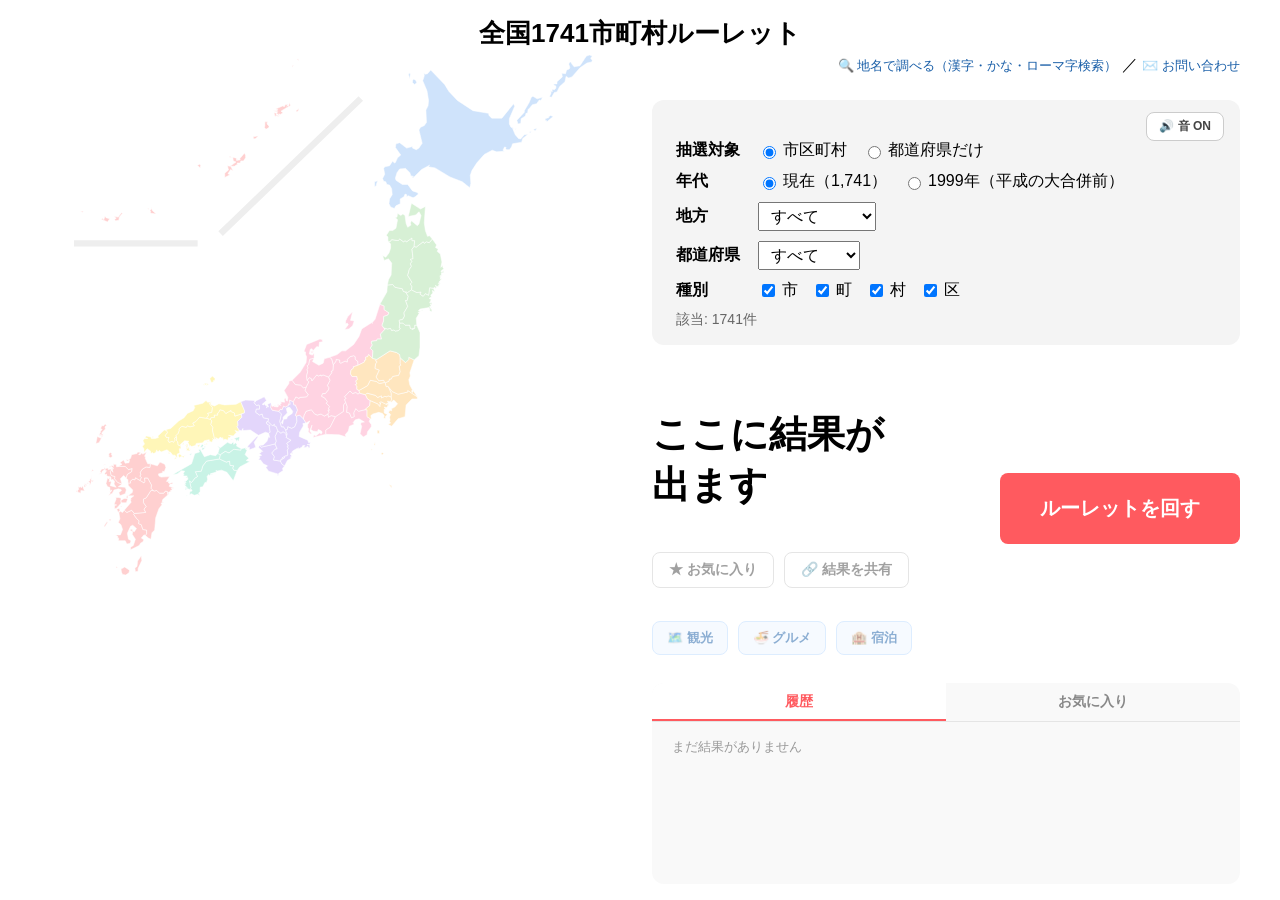
<file: index.html>
<!DOCTYPE html>
<html lang="ja">

<head>
    <meta charset="UTF-8">
    <meta name="viewport" content="width=device-width, initial-scale=1.0">
    <meta name="google-site-verification" content="BuLT1CJRGuHyFSwDIxkGOw0fPAifMmR9b48ah0XsVmk" />

    <!-- Google tag (gtag.js) -->
    <script async src="https://www.googletagmanager.com/gtag/js?id=G-N3G1TR4JR2"></script>
    <script>
        window.dataLayer = window.dataLayer || [];
        function gtag() { dataLayer.push(arguments); }
        gtag('js', new Date());
        gtag('config', 'G-N3G1TR4JR2');
    </script>

    <title>全国1741市町村ルーレット</title>
    <meta name="description" content="日本全国1,741の市区町村・47都道府県からランダムに1つ選ぶルーレットアプリ。地方・都道府県・種別で絞り込みもできるほか、地名検索（漢字・かな・ローマ字・手書き）機能も搭載。">

    <!-- OGP（X/LINE/Facebookなどでシェアされたときの表示）
         ↓ 公開後、og:image と twitter:image は
         https://ユーザー名.github.io/リポジトリ名/images/ogp.png のような
         絶対URLに書き換えてください（相対パスだと反映されないSNSがあります） -->
    <meta property="og:type" content="website">
    <meta property="og:title" content="全国1741市町村ルーレット">
    <meta property="og:description" content="日本全国1,741の市区町村・47都道府県からランダムに1つ選ぶルーレットアプリ。地名検索（漢字・かな・ローマ字・手書き）機能も搭載。">
    <meta property="og:image" content="https://hitachi-onigiri.github.io/municipality-roulette/images/ogp.png">
    <meta property="og:image:width" content="1200">
    <meta property="og:image:height" content="630">
    <meta property="og:url" content="https://hitachi-onigiri.github.io/municipality-roulette/">
    <meta property="og:locale" content="ja_JP">

    <!-- Twitter/X Card -->
    <meta name="twitter:card" content="summary_large_image">
    <meta name="twitter:title" content="全国1741市町村ルーレット">
    <meta name="twitter:description" content="日本全国1,741の市区町村・47都道府県からランダムに1つ選ぶルーレットアプリ。地名検索（漢字・かな・ローマ字・手書き）機能も搭載。">
    <meta name="twitter:image" content="https://hitachi-onigiri.github.io/municipality-roulette/images/ogp.png">
    <meta name="twitter:image:alt" content="全国1741市町村ルーレット">

    <link rel="stylesheet" href="style.css">
    <!-- モバイル用レイアウト（PC用のstyle.cssとは別ファイルに分離） -->
    <link rel="stylesheet" href="style.mobile.css" media="(max-width: 780px)">
</head>

<body>

    <h1>全国1741市町村ルーレット</h1>

    <div id="layout">

        <div id="leftPane">
            <div id="mapWrap">
<svg id="japanMap" class="geolonia-svg-map" viewBox="0 0 1000 1000" xmlns="http://www.w3.org/2000/svg">
  <g class="svg-map" transform="matrix(1.028807, 0, 0, 1.028807, -47.544239, -28.806583)">
    <g class="prefectures" transform="matrix(1, 0, 0, 1, 6, 18)">
      <g class="okinawa kyushu-okinawa prefecture" data-code="47" transform="translate(52.000000, 193.000000)">
        <title>沖縄 / Okinawa</title>
        <polygon points="4 109 6 110 4 111 0 110"/>
        <polygon points="48 121 55 123 51 129 39 124 42 122 44 125 46 118"/>
        <polygon points="132 113 130 110 132 110 130 108 133 105 132 100 135 108 142 114"/>
        <polygon points="225 23 224 28 219 23 223 21"/>
        <polygon points="73 117 77 112 79 113 73 120 72 126 66 127 64 125 67 122 63 119 71 120"/>
        <polygon points="287 20 291 17 286 15 285 8 292 10 292 14 299 13 298 11 307 0 309 5 309 9 305 15 300 15 299 19 293 19 294 21 288 25 281 25 286 34 281 31 276 39 280 41 270 46 270 38 277 32 275 24 280 25"/>
        <polygon points="127 106 126 103 128 104"/>
        <polygon points="279 8 279 6 283 8"/>
        <polygon points="293 11 294 13 292 12"/>
      </g>
      <g class="kagoshima kyushu kyushu-okinawa prefecture" data-code="46" transform="translate(96.000000, 17.000000)">
        <title>鹿児島 / Kagoshima</title>
        <polygon points="23 949 26 951 23 952"/>
        <polygon points="33 960 32 954 39 950 48 956 47 961 41 965 35 964"/>
        <polygon points="64 953 64 958 59 959 58 952 62 949 63 939 70 929 71 938"/>
        <polygon points="38 844 43 848 52 844 57 850 56 852 61 859 66 864 65 869 70 871 73 880 80 881 80 888 78 891 75 890 70 896 75 899 73 903 76 902 69 905 66 910 50 918 50 913 55 910 59 898 53 889 54 884 48 881 53 879 54 883 57 884 61 878 54 872 50 874 44 887 46 898 51 901 49 906 43 907 40 901 27 901 28 897 25 896 27 894 22 890 31 890 35 880 32 871 27 867 30 860 28 848 31 846 35 848"/>
        <polygon points="31 837 34 836 33 838"/>
        <polygon points="27 848 24 842 29 840 30 844"/>
        <polygon points="4 868 6 865 7 867 2 875 0 874"/>
        <polygon points="12 864 9 861 14 861"/>
        <polygon points="284 149 280 150 279 146 289 144"/>
        <polygon points="301 126 301 118 306 118 305 122 309 126 308 129 303 132 300 128"/>
        <polygon points="363 98 360 99 359 97 365 93"/>
        <polygon points="344 90 331 98 335 101 330 104 327 103 329 107 323 102 325 99 316 97 324 97 325 95 321 94 335 88 337 90 339 86 344 85 342 89 344 87 345 89 347 82 349 88"/>
        <polygon points="324 108 322 106 320 108 318 101 323 102 322 105 328 107 325 109 326 107"/>
        <polygon points="355 12 352 16 352 13"/>
        <polygon points="361 1 363 0 365 4"/>
      </g>
      <g class="miyazaki kyushu kyushu-okinawa prefecture" data-code="45" transform="translate(152.000000, 824.000000)">
        <title>宮崎 / Miyazaki</title>
        <polygon points="36 0 38 1 43 0 48 5 56 5 59 1 63 2 63 7 65 7 54 17 53 21 56 22 52 23 51 25 53 26 47 34 41 51 39 74 34 79 32 91 27 89 22 84 24 81 24 74 17 73 14 64 9 62 10 57 5 52 0 45 1 43 22 41 19 35 23 30 18 23 18 16 23 14 32 0"/>
      </g>
      <g class="oita kyushu kyushu-okinawa prefecture" data-code="44" transform="translate(163.000000, 771.000000)">
        <title>大分 / Oita</title>
        <polygon points="0 34 3 29 0 26 2 24 1 19 5 13 12 9 19 10 20 3 33 7 38 0 47 4 49 10 46 18 43 17 43 20 35 22 36 26 40 28 56 27 50 36 56 36 53 38 56 40 61 38 62 41 57 41 55 45 65 49 59 49 61 51 57 54 60 55 54 56 54 60 52 60 52 55 48 54 45 58 37 58 32 53 27 54 25 53 21 49 22 43 15 30 9 30 10 36 8 39"/>
      </g>
      <g class="kumamoto kyushu kyushu-okinawa prefecture" data-code="43" transform="translate(115.000000, 800.000000)">
        <title>熊本 / kumamoto</title>
        <path d="M8,37 L13,38 L13,48 L5,57 L1,58 L1,52 L5,51 L0,50 L4,40 L3,37 L8,37 Z M20,47 L14,47 L12,43 L19,39 L26,39 L23,47 L20,47 Z M24,34 L26,34 L26,38 L23,38 L24,34 Z M38,67 L33,61 L24,65 L19,61 L32,46 L30,40 L32,41 L31,39 L37,34 L26,34 L34,28 L35,23 L27,15 L26,10 L31,10 L30,7 L35,3 L39,4 L40,0 L48,5 L56,10 L58,7 L57,1 L63,1 L70,14 L69,20 L73,24 L69,24 L60,38 L55,40 L55,47 L60,54 L56,59 L59,65 L38,67 Z"/>
      </g>
      <g class="nagasaki kyushu kyushu-okinawa prefecture" data-code="42" transform="translate(44.000000, 700.000000)">
        <title>長崎 / Nagasaki</title>
        <path d="M53,1 L55,0 L57,2 L54,5 L55,9 L49,15 L48,19 L51,18 L49,22 L51,21 L48,25 L48,20 L46,22 L46,19 L45,22 L42,20 L44,20 L45,15 L47,15 L45,14 L49,10 L46,8 L48,3 L52,3 L53,1 Z M46,29 L43,35 L37,36 L40,22 L41,24 L45,25 L44,22 L45,26 L48,25 L46,29 Z M67,59 L68,61 L64,63 L60,59 L62,59 L61,56 L64,53 L67,55 L66,57 L68,58 L67,59 Z M28,110 L25,115 L26,110 L23,107 L26,106 L26,102 L28,102 L30,94 L28,105 L33,106 L30,108 L28,106 L28,110 Z M24,112 L21,111 L21,109 L23,111 L22,108 L24,112 Z M19,113 L20,110 L19,116 L16,111 L19,113 Z M6,118 L9,117 L10,119 L12,115 L16,125 L9,124 L9,129 L0,126 L1,124 L3,126 L4,125 L2,125 L5,122 L4,116 L6,118 Z M65,80 L62,81 L64,78 L65,80 Z M67,82 L70,84 L67,86 L67,82 Z M29,88 L31,85 L33,87 L29,88 Z M54,76 L51,77 L55,74 L54,76 Z M66,86 L64,89 L66,96 L73,98 L72,102 L78,109 L86,112 L79,117 L92,118 L94,123 L92,130 L82,134 L80,128 L85,124 L84,122 L79,121 L71,123 L68,129 L60,134 L64,129 L63,126 L65,127 L67,123 L64,125 L63,118 L59,117 L56,111 L59,100 L63,104 L62,108 L63,106 L66,108 L64,115 L75,118 L71,112 L72,107 L69,103 L66,105 L65,99 L62,99 L62,97 L58,100 L60,98 L57,96 L57,93 L57,95 L53,93 L57,87 L54,86 L55,83 L60,82 L60,85 L65,84 L66,86 Z M49,88 L48,92 L42,94 L47,91 L45,89 L48,84 L52,84 L54,81 L55,84 L49,88 Z M15,115 L15,113 L18,116 L15,118 L15,115 Z M64,101 L63,104 L62,101 L64,98 L64,101 Z"/>
      </g>
      <g class="saga kyushu kyushu-okinawa prefecture" data-code="41" transform="translate(108.000000, 773.000000)">
        <title>佐賀 / Saga</title>
        <polygon points="15 6 28 6 34 12 41 10 40 16 32 21 30 28 25 23 19 29 22 39 14 36 8 29 9 25 2 23 0 16 2 13 5 17 4 13 6 9 2 6 3 4 6 6 6 0 7 2 11 2 12 7"/>
      </g>
      <g class="fukuoka kyushu kyushu-okinawa prefecture" data-code="40" transform="translate(123.000000, 752.000000)">
        <title>福岡 / Fukuoka</title>
        <polygon points="40 53 32 48 31 52 27 51 22 55 23 58 18 58 18 52 15 49 17 42 25 37 26 31 19 33 13 27 0 27 7 23 3 20 10 15 13 21 20 20 21 15 17 17 14 14 19 15 23 12 25 5 35 3 36 0 42 1 38 5 41 5 43 2 46 4 53 0 49 8 52 10 50 11 55 22 60 22 59 29 52 28 45 32 41 38 42 43 40 45 43 48"/>
      </g>
      <g class="kochi shikoku prefecture" data-code="39" transform="translate(251.000000, 765.000000)">
        <title>高知 / Kochi</title>
        <path d="M61,0 L74,6 L80,4 L81,12 L88,13 L86,17 L88,21 L94,22 L87,41 L75,25 L65,21 L55,23 L55,21 L56,24 L44,28 L50,28 L44,29 L42,32 L41,29 L38,33 L39,38 L37,44 L34,44 L30,52 L25,53 L25,61 L22,64 L25,70 L21,66 L14,68 L9,65 L5,67 L6,61 L10,60 L9,57 L6,57 L8,54 L5,41 L9,44 L15,36 L20,33 L16,24 L27,23 L30,13 L37,4 L61,0 Z M1,69 L0,70 L0,67 L1,69 Z"/>
      </g>
      <g class="ehime shikoku prefecture" data-code="38" transform="translate(225.000000, 737.000000)">
        <title>愛媛 / Ehime</title>
        <path d="M34,21 L31,20 L35,17 L34,21 Z M55,6 L51,6 L55,0 L57,3 L55,6 Z M60,5 L61,5 L60,7 L57,6 L60,5 Z M58,10 L54,12 L55,7 L60,8 L58,10 Z M32,85 L25,83 L25,86 L23,86 L24,81 L27,82 L21,76 L24,76 L22,72 L25,72 L22,71 L23,69 L20,67 L24,70 L28,66 L28,63 L24,63 L27,60 L19,60 L21,57 L19,56 L22,51 L16,50 L8,56 L0,57 L35,37 L41,18 L50,15 L48,11 L51,10 L59,24 L70,20 L80,22 L84,18 L89,20 L87,28 L63,32 L56,41 L53,51 L42,52 L46,61 L41,64 L35,72 L31,69 L34,82 L32,85 Z"/>
      </g>
      <g class="kagawa shikoku prefecture" data-code="37" transform="translate(308.000000, 724.000000)">
        <title>香川 / Kagawa</title>
        <path d="M6,33 L1,31 L4,21 L0,17 L6,20 L19,10 L26,13 L30,9 L31,14 L34,11 L37,14 L36,17 L45,22 L44,25 L31,23 L22,30 L15,27 L6,33 Z M27,5 L25,4 L29,4 L27,5 Z M40,0 L42,0 L40,8 L38,7 L38,5 L35,9 L35,5 L31,3 L40,0 Z"/>
      </g>
      <g class="tokushima shikoku prefecture" data-code="36" transform="translate(312.000000, 744.000000)">
        <title>徳島 / Tokushima</title>
        <path d="M50,2 L52,0 L51,4 L50,2 Z M41,2 L49,0 L49,3 L52,4 L48,13 L55,20 L50,24 L57,26 L38,36 L33,43 L27,42 L25,38 L27,34 L20,33 L19,25 L13,27 L0,21 L2,13 L11,7 L18,10 L27,3 L40,5 L41,2 Z"/>
      </g>
      <g class="yamaguchi chugoku prefecture" data-code="35" transform="translate(168.000000, 710.000000)">
        <title>山口 / Yamaguchi</title>
        <path d="M45,0 L47,6 L43,11 L45,15 L50,15 L48,20 L50,24 L56,22 L58,24 L61,20 L60,16 L64,14 L64,21 L66,23 L67,29 L72,31 L72,36 L69,36 L70,44 L65,46 L65,54 L61,48 L57,48 L52,42 L47,44 L50,41 L46,38 L35,42 L32,39 L30,42 L29,40 L27,42 L27,38 L25,43 L21,45 L19,43 L16,45 L15,40 L9,36 L3,43 L3,36 L0,32 L4,27 L1,21 L4,17 L10,17 L5,15 L7,12 L16,14 L17,17 L24,17 L30,15 L29,12 L41,1 L43,2 L45,0 Z M64,54 L59,56 L62,52 L64,54 Z M75,50 L83,48 L78,50 L77,53 L73,50 L69,53 L67,48 L70,46 L75,50 Z M18,15 L18,13 L22,14 L18,15 Z M51,46 L48,46 L51,43 L51,46 Z"/>
      </g>
      <g class="hiroshima chugoku prefecture" data-code="34" transform="translate(230.000000, 687.000000)">
        <title>広島 / Hiroshima</title>
        <path d="M73,40 L72,42 L69,40 L72,43 L70,42 L68,47 L63,45 L63,42 L54,44 L51,48 L39,49 L37,53 L30,55 L28,53 L25,56 L26,53 L23,47 L25,45 L17,44 L9,51 L10,54 L5,52 L4,46 L2,44 L2,37 L0,35 L5,30 L7,24 L6,22 L12,17 L20,19 L22,16 L27,18 L35,16 L32,11 L38,8 L45,0 L58,2 L65,4 L68,7 L66,14 L70,19 L69,24 L73,40 Z M45,53 L43,56 L41,53 L46,51 L45,53 Z M21,54 L20,50 L23,51 L22,59 L19,59 L21,56 L17,51 L21,54 Z M15,48 L16,50 L12,52 L15,48 Z M35,57 L33,56 L36,56 L35,57 Z M24,58 L26,58 L25,61 L28,61 L26,63 L20,62 L23,56 L26,56 L24,58 Z M59,49 L59,52 L56,49 L59,49 Z M57,50 L53,52 L54,50 L57,50 Z M60,44 L62,45 L59,47 L60,44 Z"/>
      </g>
      <g class="okayama chugoku prefecture" data-code="33" transform="translate(295.000000, 673.000000)">
        <title>岡山 / Okayama</title>
        <polygon points="58 8 59 14 51 22 52 29 50 32 54 38 53 41 46 39 49 42 43 49 34 48 39 49 36 53 34 52 33 57 27 55 25 58 23 52 23 55 19 51 15 55 10 52 12 56 8 54 4 38 5 33 1 28 3 21 0 18 1 15 8 14 7 10 14 10 13 7 15 6 18 0 25 2 29 7 39 1 38 3 45 6 46 12"/>
      </g>
      <g class="shimane chugoku prefecture" data-code="32" transform="translate(211.000000, 610.000000)">
        <title>島根 / Shimane</title>
        <path d="M74,14 L78,13 L75,17 L72,15 L73,19 L71,16 L74,14 Z M79,16 L77,19 L77,15 L79,14 L81,17 L79,16 Z M83,5 L88,0 L93,5 L92,9 L89,9 L91,11 L86,12 L83,5 Z M2,100 L10,98 L25,84 L35,78 L41,70 L52,65 L55,59 L53,55 L70,51 L76,46 L79,49 L87,48 L84,50 L82,51 L88,59 L87,68 L79,70 L81,73 L77,79 L64,77 L57,85 L51,88 L54,93 L46,95 L41,93 L39,96 L31,94 L25,99 L26,101 L24,107 L19,112 L21,114 L17,116 L18,120 L15,124 L13,122 L7,124 L5,120 L7,115 L2,115 L0,111 L4,106 L2,100 Z"/>
      </g>
      <g class="tottori chugoku prefecture" data-code="31" transform="translate(288.000000, 658.000000)">
        <title>鳥取 / Tottori</title>
        <polygon points="7 33 0 31 4 25 2 22 10 20 11 11 5 3 7 2 9 6 15 8 23 4 34 6 55 5 64 0 71 17 71 21 65 23 53 27 52 21 45 18 46 16 36 22 32 17 25 15 22 21 20 22 21 25 14 25 15 29 8 30"/>
      </g>
      <g class="wakayama kinki prefecture" data-code="30" transform="translate(385.000000, 737.000000)">
        <title>和歌山 / Wakayama</title>
        <path d="M41,32 L44,38 L49,41 L45,46 L46,50 L38,55 L37,59 L35,59 L36,56 L19,51 L14,44 L17,41 L9,37 L4,30 L0,30 L3,25 L0,24 L6,21 L1,18 L5,16 L4,14 L8,14 L0,6 L2,3 L5,6 L31,0 L35,9 L31,10 L25,17 L30,24 L28,30 L41,32 Z M49,23 L49,26 L44,29 L44,26 L49,23 Z"/>
      </g>
      <g class="nara kinki prefecture" data-code="29" transform="translate(410.000000, 712.000000)">
        <title>奈良 / Nara</title>
        <polygon points="24 48 19 51 19 54 17 54 17 57 16 57 3 55 5 49 0 42 6 35 10 34 6 25 8 20 6 11 11 0 17 5 21 2 25 5 27 3 29 7 26 8 28 9 27 13 36 18 28 24 31 29 29 30 31 33 29 37 30 44 29 47"/>
      </g>
      <g class="hyogo kinki prefecture" data-code="28" transform="translate(345.000000, 655.000000)">
        <title>兵庫 / Hyogo</title>
        <path d="M31,90 L23,93 L23,88 L20,89 L20,86 L38,67 L39,69 L32,79 L35,88 L31,90 Z M3,59 L4,56 L0,50 L2,47 L1,40 L9,32 L8,26 L14,24 L14,20 L7,3 L16,0 L33,1 L32,5 L36,10 L41,9 L42,11 L42,17 L36,17 L35,23 L42,28 L47,26 L49,33 L59,35 L58,40 L55,41 L56,45 L62,48 L60,49 L62,60 L59,62 L53,60 L40,66 L25,56 L11,57 L11,53 L8,58 L5,56 L3,59 Z"/>
      </g>
      <g class="osaka kinki prefecture" data-code="27" transform="translate(387.000000, 695.000000)">
        <title>大阪 / Osaka</title>
        <polygon points="16 0 24 8 28 5 27 8 31 9 34 17 29 28 31 37 29 42 3 48 0 45 7 44 14 37 17 28 19 30 17 22 20 20 18 9 20 8 14 5 13 1"/>
      </g>
      <g class="kyoto kinki prefecture" data-code="26" transform="translate(377.000000, 649.000000)">
        <title>京都 / Kyoto</title>
        <polygon points="44 63 41 55 37 54 38 51 34 54 26 46 27 41 17 39 15 32 10 34 3 29 4 23 10 23 10 17 9 15 4 16 0 11 1 7 3 10 2 8 19 0 23 7 15 14 18 15 20 11 20 15 24 17 23 21 25 18 27 19 25 14 31 11 32 14 31 20 34 25 46 27 51 32 48 46 51 56 55 56 59 62 60 66 58 68 54 65 50 68"/>
      </g>
      <g class="shiga kinki prefecture" data-code="25" transform="translate(423.000000, 655.000000)">
        <title>滋賀 / Shiga</title>
        <path d="M20,0 L27,3 L28,9 L31,9 L34,16 L35,19 L31,29 L33,30 L34,40 L30,50 L24,53 L17,50 L16,55 L13,56 L9,50 L5,50 L2,40 L5,26 L0,21 L3,17 L6,18 L9,11 L12,13 L18,10 L18,7 L21,8 L20,0 Z M20,13 L20,16 L18,13 L14,16 L16,24 L8,32 L8,36 L5,42 L7,45 L9,36 L15,35 L16,31 L25,25 L26,21 L20,13 Z"/>
      </g>
      <g class="mie kinki prefecture" data-code="24" transform="translate(426.000000, 683.000000)">
        <title>三重 / Mie</title>
        <polygon points="8 95 3 92 0 86 1 86 1 83 3 83 8 80 8 77 13 76 14 73 13 66 15 62 13 59 15 58 12 53 20 47 11 42 12 38 10 37 13 36 11 32 10 28 13 27 14 22 21 25 27 22 31 12 30 2 36 0 43 7 48 15 42 16 43 20 36 32 35 40 51 47 53 52 56 51 55 55 50 55 55 56 55 61 51 62 53 60 50 58 49 60 43 61 46 57 42 57 39 62 39 60 36 63 34 61 34 64 32 62 25 66 22 68 23 73 21 72 22 70 18 73 22 77 20 77 22 80 19 78 20 81 13 85"/>
      </g>
      <g class="aichi chubu prefecture" data-code="23" transform="translate(469.000000, 673.000000)">
        <title>愛知 / Aichi</title>
        <polygon points="42 46 18 52 20 47 23 49 31 43 33 46 35 43 34 40 28 37 26 41 18 40 14 37 16 29 12 40 16 45 13 45 9 41 10 36 8 33 8 28 12 21 5 25 0 17 1 11 5 3 15 0 21 8 26 10 33 8 39 12 46 8 47 14 52 11 60 13 50 33 42 38"/>
      </g>
      <g class="shizuoka chubu prefecture" data-code="22" transform="translate(511.000000, 659.000000)">
        <title>静岡 / Shizuoka</title>
        <polygon points="73 14 77 14 77 27 83 31 81 36 85 42 85 46 78 55 77 61 70 65 64 59 67 45 65 41 66 38 72 37 62 31 55 33 51 38 53 41 44 45 42 54 36 61 38 65 25 61 0 60 0 52 8 47 18 27 33 17 33 5 37 0 40 8 39 19 44 20 48 29 53 27 52 20 56 12 61 17"/>
      </g>
      <g class="gifu chubu prefecture" data-code="21" transform="translate(450.000000, 608.000000)">
        <title>岐阜 / Gifu</title>
        <polygon points="66 4 69 10 64 20 67 24 66 28 60 35 55 35 53 40 59 43 64 50 62 53 68 59 66 63 68 66 65 66 67 70 65 73 58 77 52 73 45 75 40 73 34 65 24 68 20 76 19 82 12 75 6 77 4 76 8 66 7 63 4 56 1 56 0 50 5 41 11 44 12 42 25 41 28 37 22 29 24 23 29 13 26 10 30 5 34 7 35 11 44 0 47 2 52 0 52 2 56 0"/>
      </g>
      <g class="nagano chubu prefecture" data-code="20" transform="translate(503.000000, 572.000000)">
        <title>長野 / Nagano</title>
        <polygon points="68 18 59 21 60 23 55 27 54 34 57 39 66 39 67 45 64 47 66 53 63 54 66 57 66 63 70 65 71 70 68 72 64 69 58 71 53 66 43 77 46 80 43 82 45 87 41 92 41 104 26 114 18 112 13 115 12 109 14 106 12 102 15 102 13 99 15 95 9 89 11 86 6 79 0 76 2 71 7 71 13 64 14 60 11 56 16 46 13 40 19 32 18 29 21 28 22 17 27 10 27 7 34 8 34 13 36 14 44 10 48 12 48 7 53 2 60 0 63 2 63 7 68 11"/>
      </g>
      <g class="yamanashi chubu prefecture" data-code="19" transform="translate(546.000000, 638.000000)">
        <title>山梨 / Yamanashi</title>
        <polygon points="2 21 0 16 3 14 0 11 10 0 15 5 21 3 25 6 28 4 39 7 43 15 48 18 47 27 38 35 26 38 21 33 17 41 18 48 13 50 9 41 4 40 5 29"/>
      </g>
      <g class="fukui chubu prefecture" data-code="18" transform="translate(408.000000, 618.000000)">
        <title>福井 / Fukui</title>
        <polygon points="40 0 46 8 56 9 61 14 66 13 64 19 70 27 67 31 54 32 53 34 47 31 42 40 35 37 36 45 33 44 33 47 27 50 24 48 21 55 18 54 15 58 3 56 0 51 1 45 3 49 10 46 6 49 13 50 15 47 13 48 13 45 19 47 17 45 20 43 18 40 26 41 25 35 28 33 29 38 31 39 32 32 25 19 34 6 34 2"/>
      </g>
      <g class="ishikawa chubu prefecture" data-code="17" transform="translate(448.000000, 541.000000)">
        <title>石川 / Ishikawa</title>
        <path d="M37,26 L34,23 L41,23 L37,26 Z M28,77 L31,80 L26,90 L21,91 L16,86 L6,85 L0,77 L15,62 L26,44 L27,33 L25,29 L25,24 L22,23 L27,10 L52,0 L56,1 L57,5 L51,6 L50,15 L46,14 L39,22 L37,18 L34,19 L32,28 L38,30 L41,26 L41,36 L33,38 L31,48 L28,50 L30,54 L28,57 L29,61 L27,69 L28,77 Z"/>
      </g>
      <g class="toyama chubu prefecture" data-code="16" transform="translate(475.000000, 575.000000)">
        <title>富山 / Toyama</title>
        <polygon points="41 37 31 33 27 35 27 33 22 35 19 33 10 44 9 40 5 38 1 43 0 35 2 27 1 23 3 20 1 16 4 14 6 4 14 2 11 8 23 15 31 11 33 3 43 0 47 3 50 14 49 25 46 26 47 29"/>
      </g>
      <g class="niigata chubu prefecture" data-code="15" transform="translate(518.000000, 476.000000)">
        <title>新潟 / Niigata</title>
        <path d="M7,113 L4,102 L0,99 L14,94 L23,87 L30,87 L45,75 L55,60 L60,46 L79,34 L80,36 L79,35 L85,28 L94,0 L102,3 L102,10 L111,16 L109,20 L101,23 L101,31 L98,39 L101,44 L104,46 L95,56 L97,65 L89,65 L88,68 L79,69 L78,72 L80,76 L76,82 L81,87 L80,101 L73,94 L71,98 L67,99 L68,104 L65,105 L65,108 L53,114 L53,107 L48,103 L48,98 L45,96 L38,98 L33,103 L33,108 L29,106 L21,110 L19,109 L19,104 L12,103 L12,106 L7,113 Z M36,46 L28,47 L35,38 L33,35 L30,37 L30,31 L34,23 L43,14 L39,30 L46,31 L43,40 L36,46 Z"/>
      </g>
      <g class="kanagawa kanto prefecture" data-code="14" transform="translate(584.000000, 656.000000)">
        <title>神奈川 / Kanagawa</title>
        <polygon points="10 0 24 6 28 11 28 6 30 6 27 4 30 2 44 9 40 13 36 12 39 16 36 16 36 23 42 26 38 30 39 33 35 33 36 28 33 24 26 22 15 25 11 28 12 34 10 34 4 30 4 17 0 17 9 9"/>
      </g>
      <g class="tokyo kanto prefecture" data-code="13" transform="translate(585.000000, 642.000000)">
        <title>東京 / Tokyo</title>
        <path d="M49,173 L49,178 L44,171 L49,173 Z M34,113 L32,115 L29,114 L31,111 L34,113 Z M11,104 L13,106 L11,107 L11,104 Z M18,98 L16,96 L18,92 L18,98 Z M22,75 L22,69 L26,70 L26,76 L22,75 Z M48,7 L49,12 L47,16 L41,15 L43,19 L39,20 L43,20 L43,23 L29,16 L26,18 L29,20 L27,20 L27,25 L23,20 L9,14 L4,11 L0,3 L3,0 L18,4 L23,8 L30,5 L30,9 L36,6 L40,7 L42,5 L48,7 Z"/>
      </g>
      <g class="chiba kanto prefecture" data-code="12" transform="translate(627.000000, 629.000000)">
        <title>千葉 / Chiba</title>
        <polygon points="5 29 7 25 6 20 6 13 0 0 8 10 19 15 37 11 37 8 55 20 55 24 45 24 34 35 32 57 19 61 7 75 0 71 5 69 3 66 4 63 3 58 5 53 1 49 4 45 7 46 7 42 13 39 18 33 11 26 6 30"/>
      </g>
      <g class="saitama kanto prefecture" data-code="11" transform="translate(573.000000, 618.000000)">
        <title>埼玉 / Saitama</title>
        <polygon points="48 4 49 5 51 12 54 11 54 11 60 24 60 31 54 29 52 31 48 30 42 33 42 29 35 32 30 28 15 24 12 27 1 24 0 19 16 10 21 0 32 2 38 6"/>
      </g>
      <g class="gunma kanto prefecture" data-code="10" transform="translate(557.000000, 570.000000)">
        <title>群馬 / Gunma</title>
        <polygon points="64 52 54 54 48 50 37 48 32 58 16 67 12 65 12 59 9 56 12 55 10 49 13 47 12 41 3 41 0 36 1 29 6 25 5 23 14 20 26 14 26 11 29 10 28 5 32 4 34 0 41 7 49 9 47 12 50 14 47 17 46 26 54 29 48 42 53 49 62 48"/>
      </g>
      <g class="tochigi kanto prefecture" data-code="9" transform="translate(603.000000, 563.000000)">
        <title>栃木 / Tochigi</title>
        <polygon points="19 60 18 59 16 55 7 56 2 49 8 36 0 33 1 24 4 21 1 19 3 16 28 0 40 3 46 7 47 13 47 24 48 27 45 29 47 39 44 46 33 48 30 53 27 53 26 57"/>
      </g>
      <g class="ibaraki kanto prefecture" data-code="8" transform="translate(622.000000, 575.000000)">
        <title>茨城 / Ibaraki</title>
        <polygon points="5 54 5 54 2 55 0 48 7 45 8 41 11 41 14 36 25 34 28 27 26 17 29 15 28 12 28 1 38 10 44 4 44 0 54 5 46 29 47 35 44 42 46 52 51 61 49 63 51 66 52 62 60 74 42 62 42 65 24 69 13 64"/>
      </g>
      <g class="fukushima tohoku prefecture" data-code="7" transform="translate(594.000000, 511.000000)">
        <title>福島 / Fukushima</title>
        <polygon points="82 69 72 64 72 68 66 74 56 65 55 59 49 55 37 52 12 68 4 66 5 52 0 47 4 41 2 37 3 34 12 33 13 30 21 30 19 21 28 11 25 9 32 11 38 10 40 14 44 13 47 15 53 14 56 10 54 9 55 0 61 0 65 4 74 4 75 10 80 12 79 10 83 10 83 4 87 4 93 18 93 45 91 61"/>
      </g>
      <g class="yamagata tohoku prefecture" data-code="6" transform="translate(612.000000, 439.000000)">
        <title>山形 / Yamagata</title>
        <polygon points="14 1 24 0 28 5 42 8 44 13 48 14 53 22 51 30 48 30 52 41 45 53 46 59 43 65 36 67 37 72 36 81 38 82 35 86 29 87 26 85 22 86 20 82 14 83 7 81 4 76 7 68 7 60 15 57 17 53 8 47 8 40 0 37 13 14"/>
      </g>
      <g class="akita tohoku prefecture" data-code="5" transform="translate(617.000000, 352.000000)">
        <title>秋田 / Akita</title>
        <polygon points="54 97 47 102 43 101 39 100 37 95 23 92 19 87 9 88 11 78 16 69 17 47 11 39 3 42 0 33 6 36 12 28 15 19 15 11 10 6 14 7 17 3 29 5 32 2 39 7 42 5 45 7 55 0 55 5 60 5 59 16 55 21 57 39 52 40 55 44 52 48 54 53 50 59 47 70 55 83 52 86 55 91"/>
      </g>
      <g class="miyagi tohoku prefecture" data-code="4" transform="translate(648.000000, 445.000000)">
        <title>宮城 / Miyagi</title>
        <path d="M33,70 L29,70 L29,76 L25,76 L26,78 L21,76 L20,70 L11,70 L7,66 L1,66 L0,61 L7,59 L10,53 L9,47 L16,35 L12,24 L15,24 L17,16 L12,8 L16,9 L23,4 L33,9 L41,8 L39,12 L45,16 L49,11 L55,14 L57,0 L64,1 L67,8 L62,5 L63,10 L59,14 L62,19 L60,17 L56,20 L60,22 L57,28 L61,28 L61,32 L58,30 L60,34 L57,35 L58,38 L61,37 L59,39 L61,41 L61,45 L57,43 L58,40 L55,41 L57,39 L56,37 L39,40 L36,43 L40,45 L35,46 L38,47 L32,57 L33,70 Z M43,41 L44,43 L42,43 L43,41 Z"/>
      </g>
      <g class="iwate tohoku prefecture" data-code="3" transform="translate(664.000000, 354.000000)">
        <title>岩手 / Iwate</title>
        <polygon points="48 92 41 91 39 105 33 102 29 107 23 103 25 99 17 100 7 95 8 89 5 84 8 81 0 68 3 57 7 51 5 46 8 42 5 38 10 37 8 19 12 14 16 15 29 5 31 8 35 5 40 7 46 0 54 11 52 16 57 19 55 23 61 28 64 43 62 53 65 49 66 54 68 55 62 60 64 62 67 59 67 63 63 63 63 68 60 69 65 68 60 71 62 73 60 75 64 74 58 81 62 83 57 83 60 86 57 86 59 88 53 89 52 86 54 91 52 91 52 94 50 90"/>
      </g>
      <g class="aomori tohoku prefecture" data-code="2" transform="translate(624.000000, 287.000000)">
        <title>青森 / Aomori</title>
        <polygon points="3 71 3 63 0 60 6 51 12 51 18 47 21 31 17 27 20 26 21 19 27 23 31 20 35 23 37 38 40 45 46 41 45 37 47 33 58 42 61 39 65 23 61 16 55 22 41 25 47 0 64 11 73 6 71 37 73 51 77 62 81 61 86 67 80 74 75 72 71 75 69 72 56 82 52 81 53 70 48 70 48 65 38 72 35 70 32 72 25 67 22 70 10 68 7 72"/>
      </g>
      <g class="hokkaido prefecture" data-code="1" transform="translate(602.000000, 10.000000)">
        <title>北海道 / Hokkaido</title>
        <path d="M4,240 L3,245 L0,246 L0,237 L6,235 L4,240 Z M33,261 L32,250 L28,243 L23,242 L21,237 L17,236 L15,231 L19,223 L17,212 L19,209 L28,207 L34,198 L37,202 L39,201 L43,192 L49,187 L39,173 L40,166 L47,164 L60,174 L71,171 L71,174 L78,177 L83,174 L89,165 L83,140 L86,135 L93,132 L97,126 L96,103 L100,95 L101,85 L98,67 L90,48 L93,39 L92,33 L94,36 L99,35 L105,28 L131,55 L139,68 L155,85 L184,104 L213,109 L214,113 L219,118 L238,118 L260,91 L262,96 L252,119 L252,129 L255,135 L265,138 L263,140 L264,137 L258,137 L263,149 L269,156 L273,157 L280,149 L287,148 L277,156 L275,163 L258,166 L256,172 L252,177 L247,177 L245,175 L246,173 L243,172 L240,178 L243,180 L228,181 L220,178 L205,186 L191,202 L182,216 L179,225 L180,240 L178,248 L164,237 L141,228 L113,211 L100,209 L103,206 L88,214 L72,230 L69,227 L73,227 L68,226 L66,220 L58,212 L47,213 L42,220 L39,230 L40,234 L52,242 L62,242 L71,254 L80,257 L82,260 L76,265 L72,267 L63,263 L60,265 L60,261 L57,260 L55,265 L48,269 L48,278 L40,282 L37,287 L30,284 L27,278 L28,269 L33,261 Z M71,48 L73,45 L77,47 L79,52 L75,55 L71,52 L71,48 Z M65,35 L65,33 L67,35 L66,45 L63,35 L65,35 Z M369,17 L367,13 L365,13 L363,17 L365,23 L364,26 L359,28 L357,35 L350,34 L351,41 L341,50 L341,54 L335,54 L335,56 L339,58 L339,62 L336,65 L332,64 L332,69 L329,66 L330,71 L327,78 L331,79 L336,70 L341,69 L346,59 L356,50 L358,40 L363,43 L369,41 L384,24 L397,15 L406,13 L407,10 L404,6 L407,2 L402,0 L396,2 L384,20 L373,22 L369,17 Z M290,99 L295,93 L303,91 L308,84 L311,85 L314,79 L304,82 L296,77 L293,79 L289,89 L280,104 L280,107 L266,122 L268,129 L273,128 L273,132 L274,119 L282,114 L283,109 L286,109 L287,102 L290,99 Z M322,125 L334,115 L329,113 L325,116 L326,117 L319,119 L319,123 L321,122 L322,125 Z M300,142 L304,137 L297,139 L300,142 Z M291,146 L293,143 L289,144 L291,146 Z"/>
      </g>
    </g>
    <g class="boundary-line" stroke="#EEEEEE" stroke-width="12" style="">
      <line x1="320.227" y1="361.996" x2="582.351" y2="109.378" style=""/>
      <line x1="277.337" y1="380.162" x2="46.213" y2="380.162" style=""/>
    </g>
  </g>
</svg>

            </div>
        </div>

        <div id="rightPane">
            <div id="topRight">
            <p id="searchPageLink"><a href="search.html">🔍 地名で調べる（漢字・かな・ローマ字検索）</a> ／ <a href="contact.html">✉️ お問い合わせ</a></p>
            <div id="filters">
                <button id="soundToggleBtn" type="button" aria-pressed="true">🔊 音 ON</button>

                <div class="filter-row">
                    <span class="filter-label">抽選対象</span>
                    <div class="mode-radios">
                        <label><input type="radio" name="targetMode" id="modeCity" value="city" checked>市区町村</label>
                        <label><input type="radio" name="targetMode" id="modePref" value="pref">都道府県だけ</label>
                    </div>
                </div>

                <div class="filter-row">
                    <span class="filter-label">年代</span>
                    <div class="mode-radios">
                        <label><input type="radio" name="targetYear" id="yearCurrent" value="current" checked>現在（1,741）</label>
                        <label><input type="radio" name="targetYear" id="year1999" value="1999">1999年（平成の大合併前）</label>
                    </div>
                </div>
                <p id="year1999Note" style="display:none; font-size:12px; color:#888; margin:-4px 0 10px;">
                    ※ 1999年当時の市区町村です。多くはその後の合併で現在は存在しません。
                    出典: 歴史的行政区域データセットβ版(CODH)・総務省全国地方公共団体コード
                </p>

                <div class="filter-row">
                    <label for="regionSelect">地方</label>
                    <select id="regionSelect">
                        <option value="">すべて</option>
                        <option value="北海道">北海道</option>
                        <option value="東北">東北</option>
                        <option value="関東">関東</option>
                        <option value="中部">中部</option>
                        <option value="近畿">近畿</option>
                        <option value="中国">中国</option>
                        <option value="四国">四国</option>
                        <option value="九州・沖縄">九州・沖縄</option>
                    </select>
                </div>

                <div id="cityOnlyFilters">
                    <div class="filter-row">
                        <label for="prefSelect">都道府県</label>
                        <select id="prefSelect">
                            <option value="">すべて</option>
                        </select>
                    </div>

                    <div class="filter-row">
                        <span class="filter-label">種別</span>
                        <div class="type-checkboxes">
                            <label><input type="checkbox" class="typeCheck" value="市" checked>市</label>
                            <label><input type="checkbox" class="typeCheck" value="町" checked>町</label>
                            <label><input type="checkbox" class="typeCheck" value="村" checked>村</label>
                            <label><input type="checkbox" class="typeCheck" value="区" checked>区</label>
                        </div>
                    </div>
                </div>

                <p id="matchCount"></p>
            </div>

            <div id="resultRow">
                <div id="result">
                    <p id="resultPref" lang="ja" style="visibility:hidden">&nbsp;</p>
                    <p id="resultKana" lang="ja">&nbsp;</p>
                    <p id="resultName" lang="ja">ここに結果が<br>出ます</p>
                    <p id="resultRomaji" lang="en" translate="no">&nbsp;</p>

                    <div id="resultActions">
                        <button id="favoriteButton" type="button" disabled>★ お気に入り</button>
                        <button id="shareButton" type="button" disabled>🔗 結果を共有</button>
                    </div>
                    <p id="shareStatus" role="status" aria-live="polite">&nbsp;</p>

                    <div id="searchLinks">
                        <button id="searchTourismBtn" type="button" disabled>🗺️ 観光</button>
                        <button id="searchFoodBtn" type="button" disabled>🍜 グルメ</button>
                        <button id="searchLodgingBtn" type="button" disabled>🏨 宿泊</button>
                    </div>
                </div>

                <button id="rouletteButton">ルーレットを回す</button>
            </div>
            </div>

            <div id="recordsWrap">
                <div id="recordsTabs">
                    <button type="button" class="tabBtn active" id="tabHistoryBtn" data-tab="history">履歴</button>
                    <button type="button" class="tabBtn" id="tabFavoritesBtn" data-tab="favorites">お気に入り</button>
                </div>

                <div id="historyPanel" class="tabPanel active">
                    <p id="historyEmpty" class="empty-msg">まだ結果がありません</p>
                    <ol id="historyList"></ol>
                </div>

                <div id="favoritesPanel" class="tabPanel">
                    <p id="favoritesEmpty" class="empty-msg">まだありません</p>
                    <ul id="favoritesList"></ul>
                </div>
            </div>
        </div>

    </div>

    <script src="municipalities.js"></script>
    <script src="municipalities1999.js"></script>
    <script src="script.js"></script>

</body>

</html>
</file>
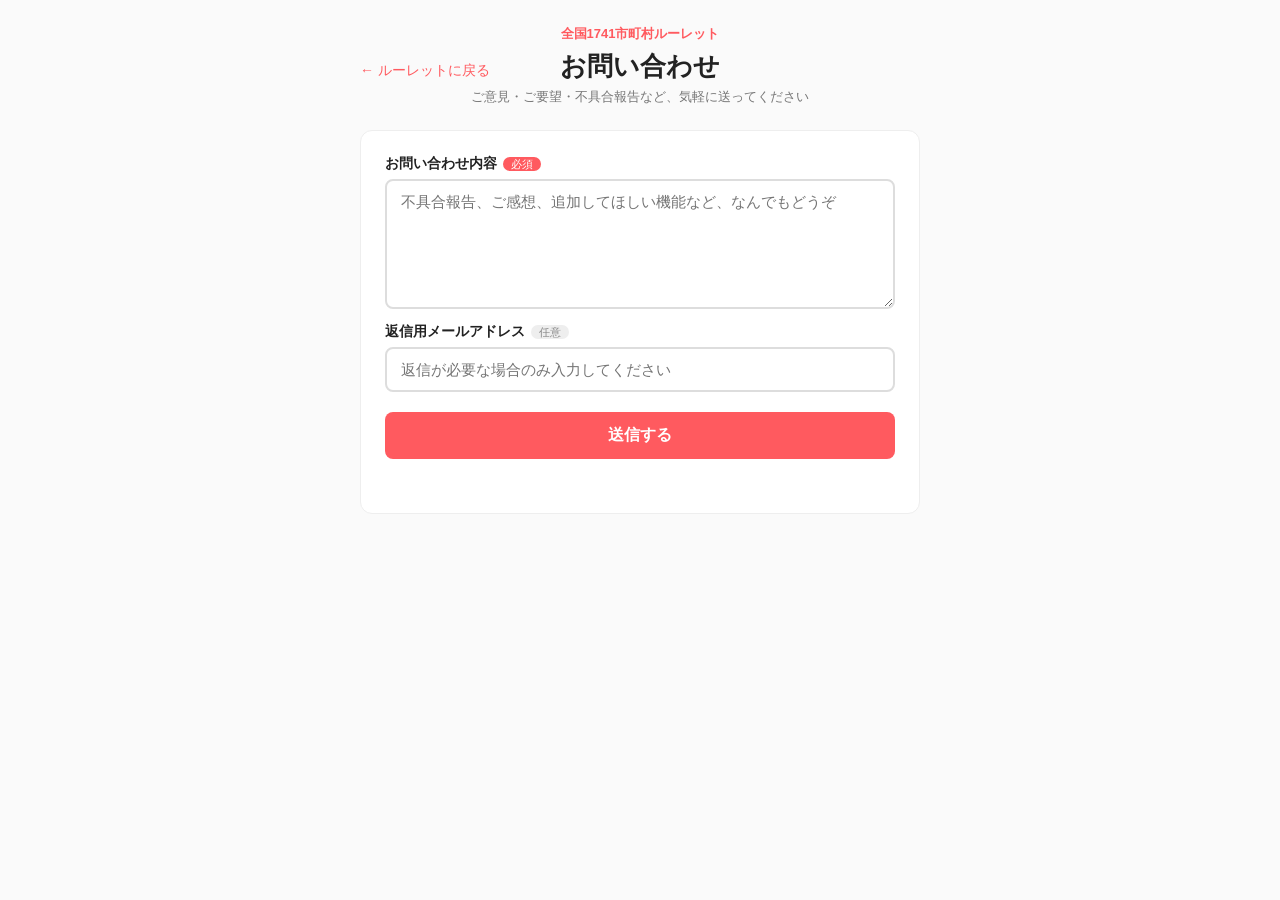
<file: contact.html>
<!DOCTYPE html>
<html lang="ja">

<head>
    <meta charset="UTF-8">
    <meta name="viewport" content="width=device-width, initial-scale=1.0">

    <title>お問い合わせ | 全国1741市町村ルーレット</title>
    <meta name="description" content="全国1741市町村ルーレットへのご意見・不具合報告はこちらから。">

    <link rel="stylesheet" href="contact.css">
</head>

<body>

    <header id="pageHeader">
        <a id="siteLink" href="index.html">全国1741市町村ルーレット</a>
        <div id="pageTitleRow">
            <a id="backLink" href="index.html">← ルーレットに戻る</a>
            <h1>お問い合わせ</h1>
        </div>
        <p id="pageSub">ご意見・ご要望・不具合報告など、気軽に送ってください</p>
    </header>

    <main>
        <form id="contactForm" action="https://formspree.io/f/xyeybolb" method="POST">

            <label for="contactMessage">お問い合わせ内容<span class="required">必須</span></label>
            <textarea id="contactMessage" name="message" rows="6" required
                placeholder="不具合報告、ご感想、追加してほしい機能など、なんでもどうぞ"></textarea>

            <label for="contactEmail">返信用メールアドレス<span class="optional">任意</span></label>
            <input type="email" id="contactEmail" name="email" placeholder="返信が必要な場合のみ入力してください">

            <!-- スパム対策用のハニーポット（人には見えない。ボットが埋めると送信をブロック） -->
            <input type="text" name="_gotcha" id="contactHoneypot" tabindex="-1" autocomplete="off">

            <button type="submit" id="contactSubmitBtn">送信する</button>

            <p id="contactStatus" role="status" aria-live="polite">&nbsp;</p>
        </form>
    </main>

    <script src="contact.js"></script>

</body>

</html>
</file>
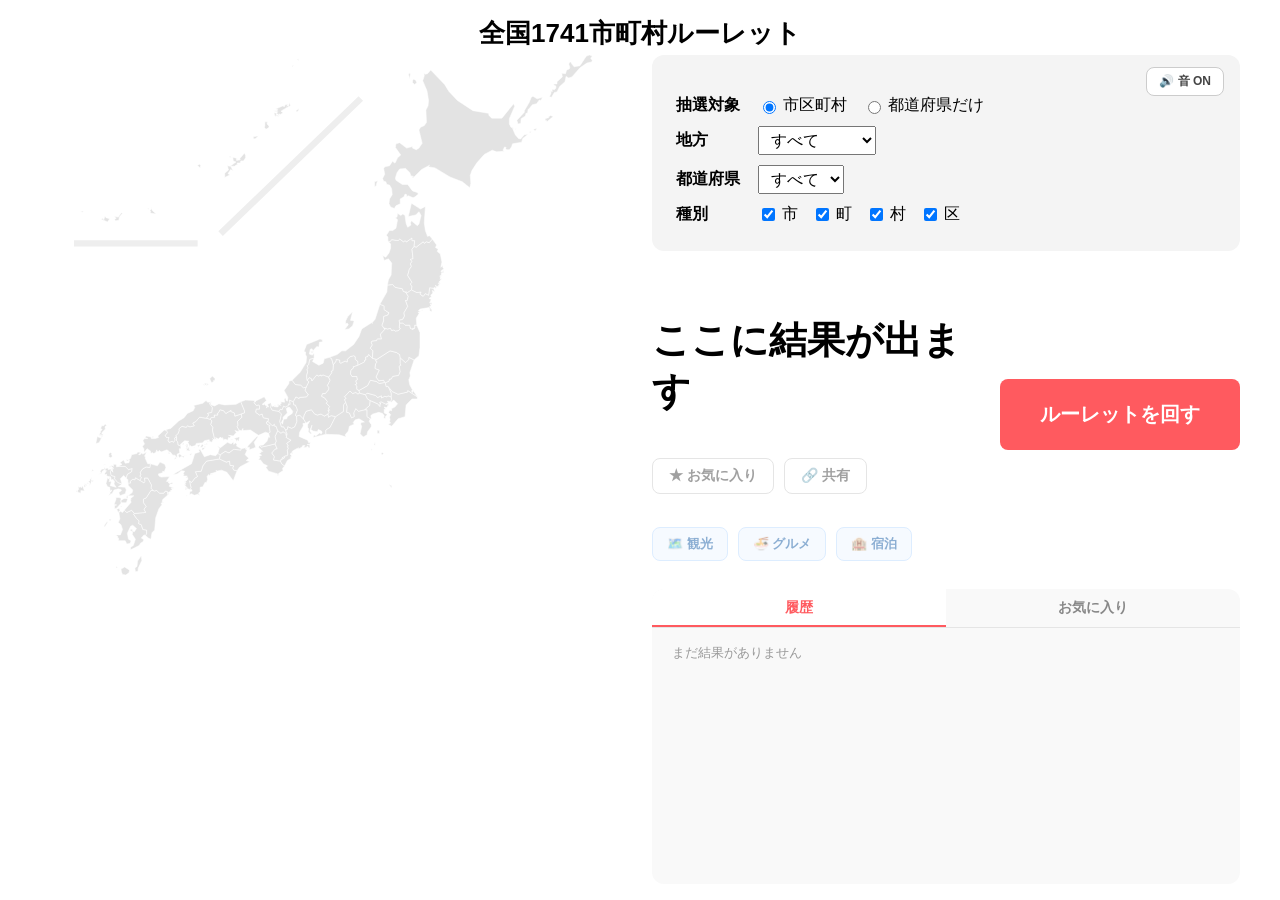
<file: index .html>
<!DOCTYPE html>
<html lang="ja">

<head>
    <meta charset="UTF-8">
    <meta name="viewport" content="width=device-width, initial-scale=1.0">

    <!-- Google Analytics (GA4) -->
    <script async src="https://www.googletagmanager.com/gtag/js?id=G-N3G1TR4JR2"></script>
    <script>
        window.dataLayer = window.dataLayer || [];
        function gtag() { dataLayer.push(arguments); }
        gtag('js', new Date());
        gtag('config', 'G-N3G1TR4JR2');
    </script>

    <title>全国1741市町村ルーレット</title>
    <meta name="description" content="日本全国1,741の市区町村・47都道府県からランダムに1つ選ぶルーレットアプリ。地方・都道府県・種別で絞り込みもできます。">

    <!-- OGP（X/LINE/Facebookなどでシェアされたときの表示）
         ↓ 公開後、og:image と twitter:image は
         https://ユーザー名.github.io/リポジトリ名/images/ogp.png のような
         絶対URLに書き換えてください（相対パスだと反映されないSNSがあります） -->
    <meta property="og:type" content="website">
    <meta property="og:title" content="全国1741市町村ルーレット">
    <meta property="og:description" content="日本全国1,741の市区町村・47都道府県からランダムに1つ選ぶルーレットアプリ。">
    <meta property="og:image" content="images/ogp.png">
    <meta property="og:locale" content="ja_JP">

    <!-- Twitter/X Card -->
    <meta name="twitter:card" content="summary_large_image">
    <meta name="twitter:title" content="全国1741市町村ルーレット">
    <meta name="twitter:description" content="日本全国1,741の市区町村・47都道府県からランダムに1つ選ぶルーレットアプリ。">
    <meta name="twitter:image" content="images/ogp.png">

    <link rel="stylesheet" href="style.css">
</head>

<body>

    <h1>全国1741市町村ルーレット</h1>

    <div id="layout">

        <div id="leftPane">
            <div id="mapWrap">
<svg id="japanMap" class="geolonia-svg-map" viewBox="0 0 1000 1000" xmlns="http://www.w3.org/2000/svg">
  <g class="svg-map" transform="matrix(1.028807, 0, 0, 1.028807, -47.544239, -28.806583)">
    <g class="prefectures" transform="matrix(1, 0, 0, 1, 6, 18)">
      <g class="okinawa kyushu-okinawa prefecture" data-code="47" transform="translate(52.000000, 193.000000)">
        <title>沖縄 / Okinawa</title>
        <polygon points="4 109 6 110 4 111 0 110"/>
        <polygon points="48 121 55 123 51 129 39 124 42 122 44 125 46 118"/>
        <polygon points="132 113 130 110 132 110 130 108 133 105 132 100 135 108 142 114"/>
        <polygon points="225 23 224 28 219 23 223 21"/>
        <polygon points="73 117 77 112 79 113 73 120 72 126 66 127 64 125 67 122 63 119 71 120"/>
        <polygon points="287 20 291 17 286 15 285 8 292 10 292 14 299 13 298 11 307 0 309 5 309 9 305 15 300 15 299 19 293 19 294 21 288 25 281 25 286 34 281 31 276 39 280 41 270 46 270 38 277 32 275 24 280 25"/>
        <polygon points="127 106 126 103 128 104"/>
        <polygon points="279 8 279 6 283 8"/>
        <polygon points="293 11 294 13 292 12"/>
      </g>
      <g class="kagoshima kyushu kyushu-okinawa prefecture" data-code="46" transform="translate(96.000000, 17.000000)">
        <title>鹿児島 / Kagoshima</title>
        <polygon points="23 949 26 951 23 952"/>
        <polygon points="33 960 32 954 39 950 48 956 47 961 41 965 35 964"/>
        <polygon points="64 953 64 958 59 959 58 952 62 949 63 939 70 929 71 938"/>
        <polygon points="38 844 43 848 52 844 57 850 56 852 61 859 66 864 65 869 70 871 73 880 80 881 80 888 78 891 75 890 70 896 75 899 73 903 76 902 69 905 66 910 50 918 50 913 55 910 59 898 53 889 54 884 48 881 53 879 54 883 57 884 61 878 54 872 50 874 44 887 46 898 51 901 49 906 43 907 40 901 27 901 28 897 25 896 27 894 22 890 31 890 35 880 32 871 27 867 30 860 28 848 31 846 35 848"/>
        <polygon points="31 837 34 836 33 838"/>
        <polygon points="27 848 24 842 29 840 30 844"/>
        <polygon points="4 868 6 865 7 867 2 875 0 874"/>
        <polygon points="12 864 9 861 14 861"/>
        <polygon points="284 149 280 150 279 146 289 144"/>
        <polygon points="301 126 301 118 306 118 305 122 309 126 308 129 303 132 300 128"/>
        <polygon points="363 98 360 99 359 97 365 93"/>
        <polygon points="344 90 331 98 335 101 330 104 327 103 329 107 323 102 325 99 316 97 324 97 325 95 321 94 335 88 337 90 339 86 344 85 342 89 344 87 345 89 347 82 349 88"/>
        <polygon points="324 108 322 106 320 108 318 101 323 102 322 105 328 107 325 109 326 107"/>
        <polygon points="355 12 352 16 352 13"/>
        <polygon points="361 1 363 0 365 4"/>
      </g>
      <g class="miyazaki kyushu kyushu-okinawa prefecture" data-code="45" transform="translate(152.000000, 824.000000)">
        <title>宮崎 / Miyazaki</title>
        <polygon points="36 0 38 1 43 0 48 5 56 5 59 1 63 2 63 7 65 7 54 17 53 21 56 22 52 23 51 25 53 26 47 34 41 51 39 74 34 79 32 91 27 89 22 84 24 81 24 74 17 73 14 64 9 62 10 57 5 52 0 45 1 43 22 41 19 35 23 30 18 23 18 16 23 14 32 0"/>
      </g>
      <g class="oita kyushu kyushu-okinawa prefecture" data-code="44" transform="translate(163.000000, 771.000000)">
        <title>大分 / Oita</title>
        <polygon points="0 34 3 29 0 26 2 24 1 19 5 13 12 9 19 10 20 3 33 7 38 0 47 4 49 10 46 18 43 17 43 20 35 22 36 26 40 28 56 27 50 36 56 36 53 38 56 40 61 38 62 41 57 41 55 45 65 49 59 49 61 51 57 54 60 55 54 56 54 60 52 60 52 55 48 54 45 58 37 58 32 53 27 54 25 53 21 49 22 43 15 30 9 30 10 36 8 39"/>
      </g>
      <g class="kumamoto kyushu kyushu-okinawa prefecture" data-code="43" transform="translate(115.000000, 800.000000)">
        <title>熊本 / kumamoto</title>
        <path d="M8,37 L13,38 L13,48 L5,57 L1,58 L1,52 L5,51 L0,50 L4,40 L3,37 L8,37 Z M20,47 L14,47 L12,43 L19,39 L26,39 L23,47 L20,47 Z M24,34 L26,34 L26,38 L23,38 L24,34 Z M38,67 L33,61 L24,65 L19,61 L32,46 L30,40 L32,41 L31,39 L37,34 L26,34 L34,28 L35,23 L27,15 L26,10 L31,10 L30,7 L35,3 L39,4 L40,0 L48,5 L56,10 L58,7 L57,1 L63,1 L70,14 L69,20 L73,24 L69,24 L60,38 L55,40 L55,47 L60,54 L56,59 L59,65 L38,67 Z"/>
      </g>
      <g class="nagasaki kyushu kyushu-okinawa prefecture" data-code="42" transform="translate(44.000000, 700.000000)">
        <title>長崎 / Nagasaki</title>
        <path d="M53,1 L55,0 L57,2 L54,5 L55,9 L49,15 L48,19 L51,18 L49,22 L51,21 L48,25 L48,20 L46,22 L46,19 L45,22 L42,20 L44,20 L45,15 L47,15 L45,14 L49,10 L46,8 L48,3 L52,3 L53,1 Z M46,29 L43,35 L37,36 L40,22 L41,24 L45,25 L44,22 L45,26 L48,25 L46,29 Z M67,59 L68,61 L64,63 L60,59 L62,59 L61,56 L64,53 L67,55 L66,57 L68,58 L67,59 Z M28,110 L25,115 L26,110 L23,107 L26,106 L26,102 L28,102 L30,94 L28,105 L33,106 L30,108 L28,106 L28,110 Z M24,112 L21,111 L21,109 L23,111 L22,108 L24,112 Z M19,113 L20,110 L19,116 L16,111 L19,113 Z M6,118 L9,117 L10,119 L12,115 L16,125 L9,124 L9,129 L0,126 L1,124 L3,126 L4,125 L2,125 L5,122 L4,116 L6,118 Z M65,80 L62,81 L64,78 L65,80 Z M67,82 L70,84 L67,86 L67,82 Z M29,88 L31,85 L33,87 L29,88 Z M54,76 L51,77 L55,74 L54,76 Z M66,86 L64,89 L66,96 L73,98 L72,102 L78,109 L86,112 L79,117 L92,118 L94,123 L92,130 L82,134 L80,128 L85,124 L84,122 L79,121 L71,123 L68,129 L60,134 L64,129 L63,126 L65,127 L67,123 L64,125 L63,118 L59,117 L56,111 L59,100 L63,104 L62,108 L63,106 L66,108 L64,115 L75,118 L71,112 L72,107 L69,103 L66,105 L65,99 L62,99 L62,97 L58,100 L60,98 L57,96 L57,93 L57,95 L53,93 L57,87 L54,86 L55,83 L60,82 L60,85 L65,84 L66,86 Z M49,88 L48,92 L42,94 L47,91 L45,89 L48,84 L52,84 L54,81 L55,84 L49,88 Z M15,115 L15,113 L18,116 L15,118 L15,115 Z M64,101 L63,104 L62,101 L64,98 L64,101 Z"/>
      </g>
      <g class="saga kyushu kyushu-okinawa prefecture" data-code="41" transform="translate(108.000000, 773.000000)">
        <title>佐賀 / Saga</title>
        <polygon points="15 6 28 6 34 12 41 10 40 16 32 21 30 28 25 23 19 29 22 39 14 36 8 29 9 25 2 23 0 16 2 13 5 17 4 13 6 9 2 6 3 4 6 6 6 0 7 2 11 2 12 7"/>
      </g>
      <g class="fukuoka kyushu kyushu-okinawa prefecture" data-code="40" transform="translate(123.000000, 752.000000)">
        <title>福岡 / Fukuoka</title>
        <polygon points="40 53 32 48 31 52 27 51 22 55 23 58 18 58 18 52 15 49 17 42 25 37 26 31 19 33 13 27 0 27 7 23 3 20 10 15 13 21 20 20 21 15 17 17 14 14 19 15 23 12 25 5 35 3 36 0 42 1 38 5 41 5 43 2 46 4 53 0 49 8 52 10 50 11 55 22 60 22 59 29 52 28 45 32 41 38 42 43 40 45 43 48"/>
      </g>
      <g class="kochi shikoku prefecture" data-code="39" transform="translate(251.000000, 765.000000)">
        <title>高知 / Kochi</title>
        <path d="M61,0 L74,6 L80,4 L81,12 L88,13 L86,17 L88,21 L94,22 L87,41 L75,25 L65,21 L55,23 L55,21 L56,24 L44,28 L50,28 L44,29 L42,32 L41,29 L38,33 L39,38 L37,44 L34,44 L30,52 L25,53 L25,61 L22,64 L25,70 L21,66 L14,68 L9,65 L5,67 L6,61 L10,60 L9,57 L6,57 L8,54 L5,41 L9,44 L15,36 L20,33 L16,24 L27,23 L30,13 L37,4 L61,0 Z M1,69 L0,70 L0,67 L1,69 Z"/>
      </g>
      <g class="ehime shikoku prefecture" data-code="38" transform="translate(225.000000, 737.000000)">
        <title>愛媛 / Ehime</title>
        <path d="M34,21 L31,20 L35,17 L34,21 Z M55,6 L51,6 L55,0 L57,3 L55,6 Z M60,5 L61,5 L60,7 L57,6 L60,5 Z M58,10 L54,12 L55,7 L60,8 L58,10 Z M32,85 L25,83 L25,86 L23,86 L24,81 L27,82 L21,76 L24,76 L22,72 L25,72 L22,71 L23,69 L20,67 L24,70 L28,66 L28,63 L24,63 L27,60 L19,60 L21,57 L19,56 L22,51 L16,50 L8,56 L0,57 L35,37 L41,18 L50,15 L48,11 L51,10 L59,24 L70,20 L80,22 L84,18 L89,20 L87,28 L63,32 L56,41 L53,51 L42,52 L46,61 L41,64 L35,72 L31,69 L34,82 L32,85 Z"/>
      </g>
      <g class="kagawa shikoku prefecture" data-code="37" transform="translate(308.000000, 724.000000)">
        <title>香川 / Kagawa</title>
        <path d="M6,33 L1,31 L4,21 L0,17 L6,20 L19,10 L26,13 L30,9 L31,14 L34,11 L37,14 L36,17 L45,22 L44,25 L31,23 L22,30 L15,27 L6,33 Z M27,5 L25,4 L29,4 L27,5 Z M40,0 L42,0 L40,8 L38,7 L38,5 L35,9 L35,5 L31,3 L40,0 Z"/>
      </g>
      <g class="tokushima shikoku prefecture" data-code="36" transform="translate(312.000000, 744.000000)">
        <title>徳島 / Tokushima</title>
        <path d="M50,2 L52,0 L51,4 L50,2 Z M41,2 L49,0 L49,3 L52,4 L48,13 L55,20 L50,24 L57,26 L38,36 L33,43 L27,42 L25,38 L27,34 L20,33 L19,25 L13,27 L0,21 L2,13 L11,7 L18,10 L27,3 L40,5 L41,2 Z"/>
      </g>
      <g class="yamaguchi chugoku prefecture" data-code="35" transform="translate(168.000000, 710.000000)">
        <title>山口 / Yamaguchi</title>
        <path d="M45,0 L47,6 L43,11 L45,15 L50,15 L48,20 L50,24 L56,22 L58,24 L61,20 L60,16 L64,14 L64,21 L66,23 L67,29 L72,31 L72,36 L69,36 L70,44 L65,46 L65,54 L61,48 L57,48 L52,42 L47,44 L50,41 L46,38 L35,42 L32,39 L30,42 L29,40 L27,42 L27,38 L25,43 L21,45 L19,43 L16,45 L15,40 L9,36 L3,43 L3,36 L0,32 L4,27 L1,21 L4,17 L10,17 L5,15 L7,12 L16,14 L17,17 L24,17 L30,15 L29,12 L41,1 L43,2 L45,0 Z M64,54 L59,56 L62,52 L64,54 Z M75,50 L83,48 L78,50 L77,53 L73,50 L69,53 L67,48 L70,46 L75,50 Z M18,15 L18,13 L22,14 L18,15 Z M51,46 L48,46 L51,43 L51,46 Z"/>
      </g>
      <g class="hiroshima chugoku prefecture" data-code="34" transform="translate(230.000000, 687.000000)">
        <title>広島 / Hiroshima</title>
        <path d="M73,40 L72,42 L69,40 L72,43 L70,42 L68,47 L63,45 L63,42 L54,44 L51,48 L39,49 L37,53 L30,55 L28,53 L25,56 L26,53 L23,47 L25,45 L17,44 L9,51 L10,54 L5,52 L4,46 L2,44 L2,37 L0,35 L5,30 L7,24 L6,22 L12,17 L20,19 L22,16 L27,18 L35,16 L32,11 L38,8 L45,0 L58,2 L65,4 L68,7 L66,14 L70,19 L69,24 L73,40 Z M45,53 L43,56 L41,53 L46,51 L45,53 Z M21,54 L20,50 L23,51 L22,59 L19,59 L21,56 L17,51 L21,54 Z M15,48 L16,50 L12,52 L15,48 Z M35,57 L33,56 L36,56 L35,57 Z M24,58 L26,58 L25,61 L28,61 L26,63 L20,62 L23,56 L26,56 L24,58 Z M59,49 L59,52 L56,49 L59,49 Z M57,50 L53,52 L54,50 L57,50 Z M60,44 L62,45 L59,47 L60,44 Z"/>
      </g>
      <g class="okayama chugoku prefecture" data-code="33" transform="translate(295.000000, 673.000000)">
        <title>岡山 / Okayama</title>
        <polygon points="58 8 59 14 51 22 52 29 50 32 54 38 53 41 46 39 49 42 43 49 34 48 39 49 36 53 34 52 33 57 27 55 25 58 23 52 23 55 19 51 15 55 10 52 12 56 8 54 4 38 5 33 1 28 3 21 0 18 1 15 8 14 7 10 14 10 13 7 15 6 18 0 25 2 29 7 39 1 38 3 45 6 46 12"/>
      </g>
      <g class="shimane chugoku prefecture" data-code="32" transform="translate(211.000000, 610.000000)">
        <title>島根 / Shimane</title>
        <path d="M74,14 L78,13 L75,17 L72,15 L73,19 L71,16 L74,14 Z M79,16 L77,19 L77,15 L79,14 L81,17 L79,16 Z M83,5 L88,0 L93,5 L92,9 L89,9 L91,11 L86,12 L83,5 Z M2,100 L10,98 L25,84 L35,78 L41,70 L52,65 L55,59 L53,55 L70,51 L76,46 L79,49 L87,48 L84,50 L82,51 L88,59 L87,68 L79,70 L81,73 L77,79 L64,77 L57,85 L51,88 L54,93 L46,95 L41,93 L39,96 L31,94 L25,99 L26,101 L24,107 L19,112 L21,114 L17,116 L18,120 L15,124 L13,122 L7,124 L5,120 L7,115 L2,115 L0,111 L4,106 L2,100 Z"/>
      </g>
      <g class="tottori chugoku prefecture" data-code="31" transform="translate(288.000000, 658.000000)">
        <title>鳥取 / Tottori</title>
        <polygon points="7 33 0 31 4 25 2 22 10 20 11 11 5 3 7 2 9 6 15 8 23 4 34 6 55 5 64 0 71 17 71 21 65 23 53 27 52 21 45 18 46 16 36 22 32 17 25 15 22 21 20 22 21 25 14 25 15 29 8 30"/>
      </g>
      <g class="wakayama kinki prefecture" data-code="30" transform="translate(385.000000, 737.000000)">
        <title>和歌山 / Wakayama</title>
        <path d="M41,32 L44,38 L49,41 L45,46 L46,50 L38,55 L37,59 L35,59 L36,56 L19,51 L14,44 L17,41 L9,37 L4,30 L0,30 L3,25 L0,24 L6,21 L1,18 L5,16 L4,14 L8,14 L0,6 L2,3 L5,6 L31,0 L35,9 L31,10 L25,17 L30,24 L28,30 L41,32 Z M49,23 L49,26 L44,29 L44,26 L49,23 Z"/>
      </g>
      <g class="nara kinki prefecture" data-code="29" transform="translate(410.000000, 712.000000)">
        <title>奈良 / Nara</title>
        <polygon points="24 48 19 51 19 54 17 54 17 57 16 57 3 55 5 49 0 42 6 35 10 34 6 25 8 20 6 11 11 0 17 5 21 2 25 5 27 3 29 7 26 8 28 9 27 13 36 18 28 24 31 29 29 30 31 33 29 37 30 44 29 47"/>
      </g>
      <g class="hyogo kinki prefecture" data-code="28" transform="translate(345.000000, 655.000000)">
        <title>兵庫 / Hyogo</title>
        <path d="M31,90 L23,93 L23,88 L20,89 L20,86 L38,67 L39,69 L32,79 L35,88 L31,90 Z M3,59 L4,56 L0,50 L2,47 L1,40 L9,32 L8,26 L14,24 L14,20 L7,3 L16,0 L33,1 L32,5 L36,10 L41,9 L42,11 L42,17 L36,17 L35,23 L42,28 L47,26 L49,33 L59,35 L58,40 L55,41 L56,45 L62,48 L60,49 L62,60 L59,62 L53,60 L40,66 L25,56 L11,57 L11,53 L8,58 L5,56 L3,59 Z"/>
      </g>
      <g class="osaka kinki prefecture" data-code="27" transform="translate(387.000000, 695.000000)">
        <title>大阪 / Osaka</title>
        <polygon points="16 0 24 8 28 5 27 8 31 9 34 17 29 28 31 37 29 42 3 48 0 45 7 44 14 37 17 28 19 30 17 22 20 20 18 9 20 8 14 5 13 1"/>
      </g>
      <g class="kyoto kinki prefecture" data-code="26" transform="translate(377.000000, 649.000000)">
        <title>京都 / Kyoto</title>
        <polygon points="44 63 41 55 37 54 38 51 34 54 26 46 27 41 17 39 15 32 10 34 3 29 4 23 10 23 10 17 9 15 4 16 0 11 1 7 3 10 2 8 19 0 23 7 15 14 18 15 20 11 20 15 24 17 23 21 25 18 27 19 25 14 31 11 32 14 31 20 34 25 46 27 51 32 48 46 51 56 55 56 59 62 60 66 58 68 54 65 50 68"/>
      </g>
      <g class="shiga kinki prefecture" data-code="25" transform="translate(423.000000, 655.000000)">
        <title>滋賀 / Shiga</title>
        <path d="M20,0 L27,3 L28,9 L31,9 L34,16 L35,19 L31,29 L33,30 L34,40 L30,50 L24,53 L17,50 L16,55 L13,56 L9,50 L5,50 L2,40 L5,26 L0,21 L3,17 L6,18 L9,11 L12,13 L18,10 L18,7 L21,8 L20,0 Z M20,13 L20,16 L18,13 L14,16 L16,24 L8,32 L8,36 L5,42 L7,45 L9,36 L15,35 L16,31 L25,25 L26,21 L20,13 Z"/>
      </g>
      <g class="mie kinki prefecture" data-code="24" transform="translate(426.000000, 683.000000)">
        <title>三重 / Mie</title>
        <polygon points="8 95 3 92 0 86 1 86 1 83 3 83 8 80 8 77 13 76 14 73 13 66 15 62 13 59 15 58 12 53 20 47 11 42 12 38 10 37 13 36 11 32 10 28 13 27 14 22 21 25 27 22 31 12 30 2 36 0 43 7 48 15 42 16 43 20 36 32 35 40 51 47 53 52 56 51 55 55 50 55 55 56 55 61 51 62 53 60 50 58 49 60 43 61 46 57 42 57 39 62 39 60 36 63 34 61 34 64 32 62 25 66 22 68 23 73 21 72 22 70 18 73 22 77 20 77 22 80 19 78 20 81 13 85"/>
      </g>
      <g class="aichi chubu prefecture" data-code="23" transform="translate(469.000000, 673.000000)">
        <title>愛知 / Aichi</title>
        <polygon points="42 46 18 52 20 47 23 49 31 43 33 46 35 43 34 40 28 37 26 41 18 40 14 37 16 29 12 40 16 45 13 45 9 41 10 36 8 33 8 28 12 21 5 25 0 17 1 11 5 3 15 0 21 8 26 10 33 8 39 12 46 8 47 14 52 11 60 13 50 33 42 38"/>
      </g>
      <g class="shizuoka chubu prefecture" data-code="22" transform="translate(511.000000, 659.000000)">
        <title>静岡 / Shizuoka</title>
        <polygon points="73 14 77 14 77 27 83 31 81 36 85 42 85 46 78 55 77 61 70 65 64 59 67 45 65 41 66 38 72 37 62 31 55 33 51 38 53 41 44 45 42 54 36 61 38 65 25 61 0 60 0 52 8 47 18 27 33 17 33 5 37 0 40 8 39 19 44 20 48 29 53 27 52 20 56 12 61 17"/>
      </g>
      <g class="gifu chubu prefecture" data-code="21" transform="translate(450.000000, 608.000000)">
        <title>岐阜 / Gifu</title>
        <polygon points="66 4 69 10 64 20 67 24 66 28 60 35 55 35 53 40 59 43 64 50 62 53 68 59 66 63 68 66 65 66 67 70 65 73 58 77 52 73 45 75 40 73 34 65 24 68 20 76 19 82 12 75 6 77 4 76 8 66 7 63 4 56 1 56 0 50 5 41 11 44 12 42 25 41 28 37 22 29 24 23 29 13 26 10 30 5 34 7 35 11 44 0 47 2 52 0 52 2 56 0"/>
      </g>
      <g class="nagano chubu prefecture" data-code="20" transform="translate(503.000000, 572.000000)">
        <title>長野 / Nagano</title>
        <polygon points="68 18 59 21 60 23 55 27 54 34 57 39 66 39 67 45 64 47 66 53 63 54 66 57 66 63 70 65 71 70 68 72 64 69 58 71 53 66 43 77 46 80 43 82 45 87 41 92 41 104 26 114 18 112 13 115 12 109 14 106 12 102 15 102 13 99 15 95 9 89 11 86 6 79 0 76 2 71 7 71 13 64 14 60 11 56 16 46 13 40 19 32 18 29 21 28 22 17 27 10 27 7 34 8 34 13 36 14 44 10 48 12 48 7 53 2 60 0 63 2 63 7 68 11"/>
      </g>
      <g class="yamanashi chubu prefecture" data-code="19" transform="translate(546.000000, 638.000000)">
        <title>山梨 / Yamanashi</title>
        <polygon points="2 21 0 16 3 14 0 11 10 0 15 5 21 3 25 6 28 4 39 7 43 15 48 18 47 27 38 35 26 38 21 33 17 41 18 48 13 50 9 41 4 40 5 29"/>
      </g>
      <g class="fukui chubu prefecture" data-code="18" transform="translate(408.000000, 618.000000)">
        <title>福井 / Fukui</title>
        <polygon points="40 0 46 8 56 9 61 14 66 13 64 19 70 27 67 31 54 32 53 34 47 31 42 40 35 37 36 45 33 44 33 47 27 50 24 48 21 55 18 54 15 58 3 56 0 51 1 45 3 49 10 46 6 49 13 50 15 47 13 48 13 45 19 47 17 45 20 43 18 40 26 41 25 35 28 33 29 38 31 39 32 32 25 19 34 6 34 2"/>
      </g>
      <g class="ishikawa chubu prefecture" data-code="17" transform="translate(448.000000, 541.000000)">
        <title>石川 / Ishikawa</title>
        <path d="M37,26 L34,23 L41,23 L37,26 Z M28,77 L31,80 L26,90 L21,91 L16,86 L6,85 L0,77 L15,62 L26,44 L27,33 L25,29 L25,24 L22,23 L27,10 L52,0 L56,1 L57,5 L51,6 L50,15 L46,14 L39,22 L37,18 L34,19 L32,28 L38,30 L41,26 L41,36 L33,38 L31,48 L28,50 L30,54 L28,57 L29,61 L27,69 L28,77 Z"/>
      </g>
      <g class="toyama chubu prefecture" data-code="16" transform="translate(475.000000, 575.000000)">
        <title>富山 / Toyama</title>
        <polygon points="41 37 31 33 27 35 27 33 22 35 19 33 10 44 9 40 5 38 1 43 0 35 2 27 1 23 3 20 1 16 4 14 6 4 14 2 11 8 23 15 31 11 33 3 43 0 47 3 50 14 49 25 46 26 47 29"/>
      </g>
      <g class="niigata chubu prefecture" data-code="15" transform="translate(518.000000, 476.000000)">
        <title>新潟 / Niigata</title>
        <path d="M7,113 L4,102 L0,99 L14,94 L23,87 L30,87 L45,75 L55,60 L60,46 L79,34 L80,36 L79,35 L85,28 L94,0 L102,3 L102,10 L111,16 L109,20 L101,23 L101,31 L98,39 L101,44 L104,46 L95,56 L97,65 L89,65 L88,68 L79,69 L78,72 L80,76 L76,82 L81,87 L80,101 L73,94 L71,98 L67,99 L68,104 L65,105 L65,108 L53,114 L53,107 L48,103 L48,98 L45,96 L38,98 L33,103 L33,108 L29,106 L21,110 L19,109 L19,104 L12,103 L12,106 L7,113 Z M36,46 L28,47 L35,38 L33,35 L30,37 L30,31 L34,23 L43,14 L39,30 L46,31 L43,40 L36,46 Z"/>
      </g>
      <g class="kanagawa kanto prefecture" data-code="14" transform="translate(584.000000, 656.000000)">
        <title>神奈川 / Kanagawa</title>
        <polygon points="10 0 24 6 28 11 28 6 30 6 27 4 30 2 44 9 40 13 36 12 39 16 36 16 36 23 42 26 38 30 39 33 35 33 36 28 33 24 26 22 15 25 11 28 12 34 10 34 4 30 4 17 0 17 9 9"/>
      </g>
      <g class="tokyo kanto prefecture" data-code="13" transform="translate(585.000000, 642.000000)">
        <title>東京 / Tokyo</title>
        <path d="M49,173 L49,178 L44,171 L49,173 Z M34,113 L32,115 L29,114 L31,111 L34,113 Z M11,104 L13,106 L11,107 L11,104 Z M18,98 L16,96 L18,92 L18,98 Z M22,75 L22,69 L26,70 L26,76 L22,75 Z M48,7 L49,12 L47,16 L41,15 L43,19 L39,20 L43,20 L43,23 L29,16 L26,18 L29,20 L27,20 L27,25 L23,20 L9,14 L4,11 L0,3 L3,0 L18,4 L23,8 L30,5 L30,9 L36,6 L40,7 L42,5 L48,7 Z"/>
      </g>
      <g class="chiba kanto prefecture" data-code="12" transform="translate(627.000000, 629.000000)">
        <title>千葉 / Chiba</title>
        <polygon points="5 29 7 25 6 20 6 13 0 0 8 10 19 15 37 11 37 8 55 20 55 24 45 24 34 35 32 57 19 61 7 75 0 71 5 69 3 66 4 63 3 58 5 53 1 49 4 45 7 46 7 42 13 39 18 33 11 26 6 30"/>
      </g>
      <g class="saitama kanto prefecture" data-code="11" transform="translate(573.000000, 618.000000)">
        <title>埼玉 / Saitama</title>
        <polygon points="48 4 49 5 51 12 54 11 54 11 60 24 60 31 54 29 52 31 48 30 42 33 42 29 35 32 30 28 15 24 12 27 1 24 0 19 16 10 21 0 32 2 38 6"/>
      </g>
      <g class="gunma kanto prefecture" data-code="10" transform="translate(557.000000, 570.000000)">
        <title>群馬 / Gunma</title>
        <polygon points="64 52 54 54 48 50 37 48 32 58 16 67 12 65 12 59 9 56 12 55 10 49 13 47 12 41 3 41 0 36 1 29 6 25 5 23 14 20 26 14 26 11 29 10 28 5 32 4 34 0 41 7 49 9 47 12 50 14 47 17 46 26 54 29 48 42 53 49 62 48"/>
      </g>
      <g class="tochigi kanto prefecture" data-code="9" transform="translate(603.000000, 563.000000)">
        <title>栃木 / Tochigi</title>
        <polygon points="19 60 18 59 16 55 7 56 2 49 8 36 0 33 1 24 4 21 1 19 3 16 28 0 40 3 46 7 47 13 47 24 48 27 45 29 47 39 44 46 33 48 30 53 27 53 26 57"/>
      </g>
      <g class="ibaraki kanto prefecture" data-code="8" transform="translate(622.000000, 575.000000)">
        <title>茨城 / Ibaraki</title>
        <polygon points="5 54 5 54 2 55 0 48 7 45 8 41 11 41 14 36 25 34 28 27 26 17 29 15 28 12 28 1 38 10 44 4 44 0 54 5 46 29 47 35 44 42 46 52 51 61 49 63 51 66 52 62 60 74 42 62 42 65 24 69 13 64"/>
      </g>
      <g class="fukushima tohoku prefecture" data-code="7" transform="translate(594.000000, 511.000000)">
        <title>福島 / Fukushima</title>
        <polygon points="82 69 72 64 72 68 66 74 56 65 55 59 49 55 37 52 12 68 4 66 5 52 0 47 4 41 2 37 3 34 12 33 13 30 21 30 19 21 28 11 25 9 32 11 38 10 40 14 44 13 47 15 53 14 56 10 54 9 55 0 61 0 65 4 74 4 75 10 80 12 79 10 83 10 83 4 87 4 93 18 93 45 91 61"/>
      </g>
      <g class="yamagata tohoku prefecture" data-code="6" transform="translate(612.000000, 439.000000)">
        <title>山形 / Yamagata</title>
        <polygon points="14 1 24 0 28 5 42 8 44 13 48 14 53 22 51 30 48 30 52 41 45 53 46 59 43 65 36 67 37 72 36 81 38 82 35 86 29 87 26 85 22 86 20 82 14 83 7 81 4 76 7 68 7 60 15 57 17 53 8 47 8 40 0 37 13 14"/>
      </g>
      <g class="akita tohoku prefecture" data-code="5" transform="translate(617.000000, 352.000000)">
        <title>秋田 / Akita</title>
        <polygon points="54 97 47 102 43 101 39 100 37 95 23 92 19 87 9 88 11 78 16 69 17 47 11 39 3 42 0 33 6 36 12 28 15 19 15 11 10 6 14 7 17 3 29 5 32 2 39 7 42 5 45 7 55 0 55 5 60 5 59 16 55 21 57 39 52 40 55 44 52 48 54 53 50 59 47 70 55 83 52 86 55 91"/>
      </g>
      <g class="miyagi tohoku prefecture" data-code="4" transform="translate(648.000000, 445.000000)">
        <title>宮城 / Miyagi</title>
        <path d="M33,70 L29,70 L29,76 L25,76 L26,78 L21,76 L20,70 L11,70 L7,66 L1,66 L0,61 L7,59 L10,53 L9,47 L16,35 L12,24 L15,24 L17,16 L12,8 L16,9 L23,4 L33,9 L41,8 L39,12 L45,16 L49,11 L55,14 L57,0 L64,1 L67,8 L62,5 L63,10 L59,14 L62,19 L60,17 L56,20 L60,22 L57,28 L61,28 L61,32 L58,30 L60,34 L57,35 L58,38 L61,37 L59,39 L61,41 L61,45 L57,43 L58,40 L55,41 L57,39 L56,37 L39,40 L36,43 L40,45 L35,46 L38,47 L32,57 L33,70 Z M43,41 L44,43 L42,43 L43,41 Z"/>
      </g>
      <g class="iwate tohoku prefecture" data-code="3" transform="translate(664.000000, 354.000000)">
        <title>岩手 / Iwate</title>
        <polygon points="48 92 41 91 39 105 33 102 29 107 23 103 25 99 17 100 7 95 8 89 5 84 8 81 0 68 3 57 7 51 5 46 8 42 5 38 10 37 8 19 12 14 16 15 29 5 31 8 35 5 40 7 46 0 54 11 52 16 57 19 55 23 61 28 64 43 62 53 65 49 66 54 68 55 62 60 64 62 67 59 67 63 63 63 63 68 60 69 65 68 60 71 62 73 60 75 64 74 58 81 62 83 57 83 60 86 57 86 59 88 53 89 52 86 54 91 52 91 52 94 50 90"/>
      </g>
      <g class="aomori tohoku prefecture" data-code="2" transform="translate(624.000000, 287.000000)">
        <title>青森 / Aomori</title>
        <polygon points="3 71 3 63 0 60 6 51 12 51 18 47 21 31 17 27 20 26 21 19 27 23 31 20 35 23 37 38 40 45 46 41 45 37 47 33 58 42 61 39 65 23 61 16 55 22 41 25 47 0 64 11 73 6 71 37 73 51 77 62 81 61 86 67 80 74 75 72 71 75 69 72 56 82 52 81 53 70 48 70 48 65 38 72 35 70 32 72 25 67 22 70 10 68 7 72"/>
      </g>
      <g class="hokkaido prefecture" data-code="1" transform="translate(602.000000, 10.000000)">
        <title>北海道 / Hokkaido</title>
        <path d="M4,240 L3,245 L0,246 L0,237 L6,235 L4,240 Z M33,261 L32,250 L28,243 L23,242 L21,237 L17,236 L15,231 L19,223 L17,212 L19,209 L28,207 L34,198 L37,202 L39,201 L43,192 L49,187 L39,173 L40,166 L47,164 L60,174 L71,171 L71,174 L78,177 L83,174 L89,165 L83,140 L86,135 L93,132 L97,126 L96,103 L100,95 L101,85 L98,67 L90,48 L93,39 L92,33 L94,36 L99,35 L105,28 L131,55 L139,68 L155,85 L184,104 L213,109 L214,113 L219,118 L238,118 L260,91 L262,96 L252,119 L252,129 L255,135 L265,138 L263,140 L264,137 L258,137 L263,149 L269,156 L273,157 L280,149 L287,148 L277,156 L275,163 L258,166 L256,172 L252,177 L247,177 L245,175 L246,173 L243,172 L240,178 L243,180 L228,181 L220,178 L205,186 L191,202 L182,216 L179,225 L180,240 L178,248 L164,237 L141,228 L113,211 L100,209 L103,206 L88,214 L72,230 L69,227 L73,227 L68,226 L66,220 L58,212 L47,213 L42,220 L39,230 L40,234 L52,242 L62,242 L71,254 L80,257 L82,260 L76,265 L72,267 L63,263 L60,265 L60,261 L57,260 L55,265 L48,269 L48,278 L40,282 L37,287 L30,284 L27,278 L28,269 L33,261 Z M71,48 L73,45 L77,47 L79,52 L75,55 L71,52 L71,48 Z M65,35 L65,33 L67,35 L66,45 L63,35 L65,35 Z M369,17 L367,13 L365,13 L363,17 L365,23 L364,26 L359,28 L357,35 L350,34 L351,41 L341,50 L341,54 L335,54 L335,56 L339,58 L339,62 L336,65 L332,64 L332,69 L329,66 L330,71 L327,78 L331,79 L336,70 L341,69 L346,59 L356,50 L358,40 L363,43 L369,41 L384,24 L397,15 L406,13 L407,10 L404,6 L407,2 L402,0 L396,2 L384,20 L373,22 L369,17 Z M290,99 L295,93 L303,91 L308,84 L311,85 L314,79 L304,82 L296,77 L293,79 L289,89 L280,104 L280,107 L266,122 L268,129 L273,128 L273,132 L274,119 L282,114 L283,109 L286,109 L287,102 L290,99 Z M322,125 L334,115 L329,113 L325,116 L326,117 L319,119 L319,123 L321,122 L322,125 Z M300,142 L304,137 L297,139 L300,142 Z M291,146 L293,143 L289,144 L291,146 Z"/>
      </g>
    </g>
    <g class="boundary-line" stroke="#EEEEEE" stroke-width="12" style="">
      <line x1="320.227" y1="361.996" x2="582.351" y2="109.378" style=""/>
      <line x1="277.337" y1="380.162" x2="46.213" y2="380.162" style=""/>
    </g>
  </g>
</svg>

            </div>
        </div>

        <div id="rightPane">
            <div id="topRight">
            <div id="filters">
                <button id="soundToggleBtn" type="button" aria-pressed="true">🔊 音 ON</button>

                <div class="filter-row">
                    <span class="filter-label">抽選対象</span>
                    <div class="mode-radios">
                        <label><input type="radio" name="targetMode" id="modeCity" value="city" checked>市区町村</label>
                        <label><input type="radio" name="targetMode" id="modePref" value="pref">都道府県だけ</label>
                    </div>
                </div>

                <div class="filter-row">
                    <label for="regionSelect">地方</label>
                    <select id="regionSelect">
                        <option value="">すべて</option>
                        <option value="北海道">北海道</option>
                        <option value="東北">東北</option>
                        <option value="関東">関東</option>
                        <option value="中部">中部</option>
                        <option value="近畿">近畿</option>
                        <option value="中国">中国</option>
                        <option value="四国">四国</option>
                        <option value="九州・沖縄">九州・沖縄</option>
                    </select>
                </div>

                <div id="cityOnlyFilters">
                    <div class="filter-row">
                        <label for="prefSelect">都道府県</label>
                        <select id="prefSelect">
                            <option value="">すべて</option>
                        </select>
                    </div>

                    <div class="filter-row">
                        <span class="filter-label">種別</span>
                        <div class="type-checkboxes">
                            <label><input type="checkbox" class="typeCheck" value="市" checked>市</label>
                            <label><input type="checkbox" class="typeCheck" value="町" checked>町</label>
                            <label><input type="checkbox" class="typeCheck" value="村" checked>村</label>
                            <label><input type="checkbox" class="typeCheck" value="区" checked>区</label>
                        </div>
                    </div>
                </div>

                <p id="matchCount"></p>
            </div>

            <div id="resultRow">
                <div id="result">
                    <p id="resultPref" lang="ja" style="visibility:hidden">&nbsp;</p>
                    <p id="resultKana" lang="ja">&nbsp;</p>
                    <p id="resultName" lang="ja">ここに結果が出ます</p>
                    <p id="resultRomaji" lang="en" translate="no">&nbsp;</p>

                    <div id="resultActions">
                        <button id="favoriteButton" type="button" disabled>★ お気に入り</button>
                        <button id="shareButton" type="button" disabled>🔗 共有</button>
                    </div>
                    <p id="shareStatus" role="status" aria-live="polite">&nbsp;</p>

                    <div id="searchLinks">
                        <button id="searchTourismBtn" type="button" disabled>🗺️ 観光</button>
                        <button id="searchFoodBtn" type="button" disabled>🍜 グルメ</button>
                        <button id="searchLodgingBtn" type="button" disabled>🏨 宿泊</button>
                    </div>
                </div>

                <button id="rouletteButton">ルーレットを回す</button>
            </div>
            </div>

            <div id="recordsWrap">
                <div id="recordsTabs">
                    <button type="button" class="tabBtn active" id="tabHistoryBtn" data-tab="history">履歴</button>
                    <button type="button" class="tabBtn" id="tabFavoritesBtn" data-tab="favorites">お気に入り</button>
                </div>

                <div id="historyPanel" class="tabPanel active">
                    <p id="historyEmpty" class="empty-msg">まだ結果がありません</p>
                    <ol id="historyList"></ol>
                </div>

                <div id="favoritesPanel" class="tabPanel">
                    <p id="favoritesEmpty" class="empty-msg">まだありません</p>
                    <ul id="favoritesList"></ul>
                </div>
            </div>
        </div>

    </div>

    <script src="municipalities.js"></script>
    <script src="script.js"></script>

</body>

</html>
</file>
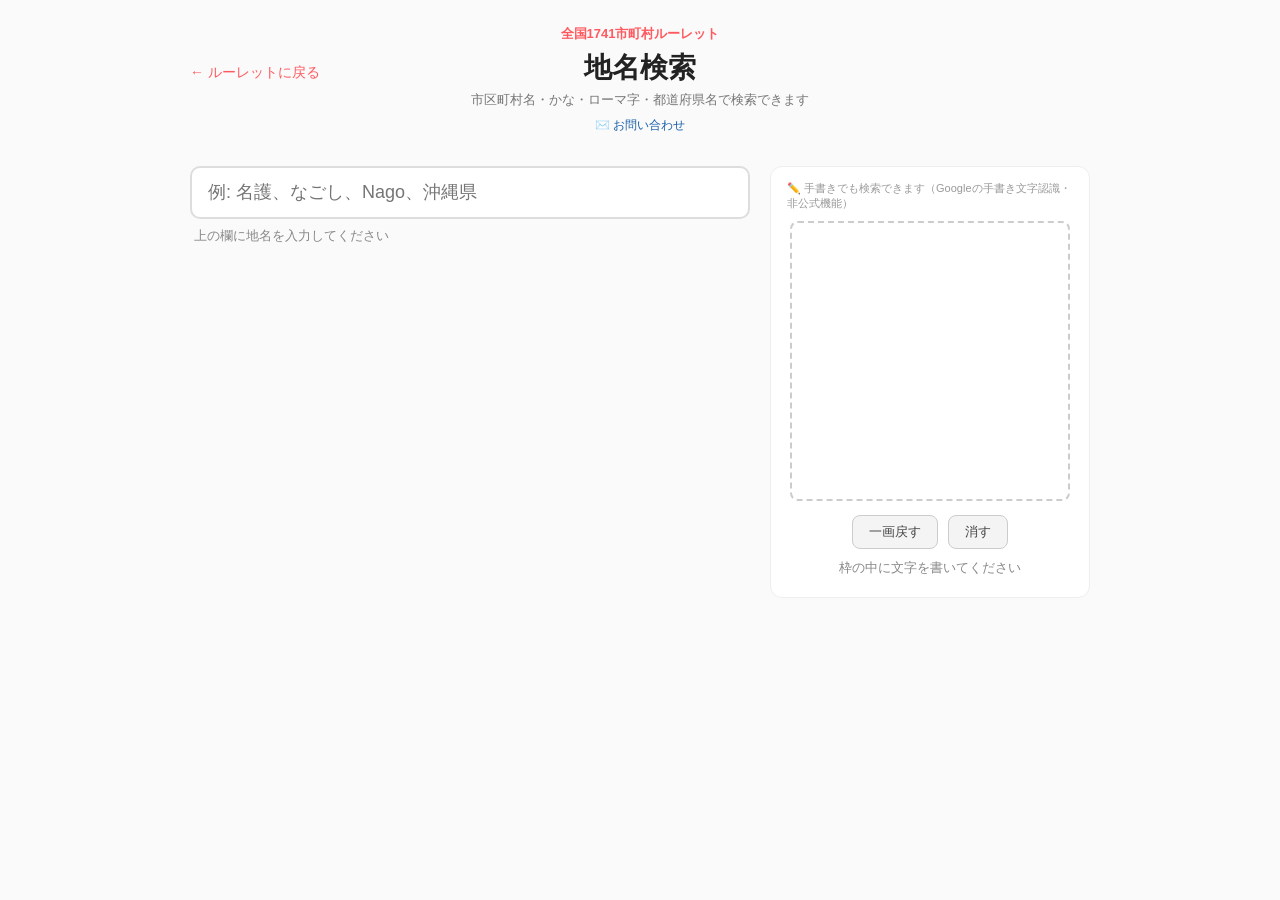
<file: search.html>
<!DOCTYPE html>
<html lang="ja">

<head>
    <meta charset="UTF-8">
    <meta name="viewport" content="width=device-width, initial-scale=1.0">

    <title>地名検索 | 全国1741市町村ルーレット</title>
    <meta name="description" content="日本全国1,741の市区町村を、漢字・かな・ローマ字・都道府県名から検索できます。">

    <link rel="stylesheet" href="search.css">
</head>

<body>

    <header id="pageHeader">
        <a id="siteLink" href="index.html">全国1741市町村ルーレット</a>
        <div id="pageTitleRow">
            <a id="backLink" href="index.html">← ルーレットに戻る</a>
            <h1>地名検索</h1>
        </div>
        <p id="pageSub">市区町村名・かな・ローマ字・都道府県名で検索できます</p>
        <p id="contactLinkSub"><a href="contact.html">✉️ お問い合わせ</a></p>
    </header>

    <main>
        <div id="searchTop">
            <div id="searchLeft">
                <input type="search" id="searchInput" placeholder="例: 名護、なごし、Nago、沖縄県" autocomplete="off">
                <p id="searchCount">上の欄に地名を入力してください</p>
                <ul id="searchResults"></ul>
            </div>

            <div id="searchRight">
                <p id="handwriteNote">✏️ 手書きでも検索できます（Googleの手書き文字認識・非公式機能）</p>
                <canvas id="handwriteCanvas" width="280" height="280"></canvas>
                <div id="handwriteButtons">
                    <button id="handwriteUndoBtn" type="button">一画戻す</button>
                    <button id="handwriteClearBtn" type="button">消す</button>
                </div>
                <p id="handwriteStatus">枠の中に文字を書いてください</p>
                <div id="handwriteCandidates"></div>
            </div>
        </div>
    </main>

    <script src="municipalities.js"></script>
    <script src="search.js"></script>

</body>

</html>
</file>
<file: style.css>
* {
    box-sizing: border-box;
}

html, body {
    height: 100%;
}

body {
    text-align: center;
    font-family: sans-serif;
    margin: 0;
    padding: 16px 20px;
    display: flex;
    flex-direction: column;
}

h1 {
    font-size: 26px;
    margin: 0 0 4px;
    flex-shrink: 0;
}

#searchPageLink {
    text-align: right;
    margin: 0 0 10px;
}

#searchPageLink a {
    font-size: 13px;
    color: #1a5fa8;
    text-decoration: none;
}

#searchPageLink a:hover {
    text-decoration: underline;
}

/* 画面を左右2分割。地図の下端と履歴/お気に入りの上端がそろうよう、
   「地図・フィルタ+結果」を1段目、「履歴/お気に入り」を2段目に配置するグリッド */
#layout {
    display: grid;
    grid-template-columns: minmax(280px, 1fr) minmax(280px, 1fr);
    grid-template-rows: auto 1fr;
    grid-template-areas:
        "map    topright"
        "map    records";
    gap: 24px;
    max-width: 1200px;
    width: 100%;
    margin: 0 auto;
    text-align: left;
    flex: 1 1 auto;
    min-height: 0;
}

#leftPane {
    grid-area: map;
    display: flex;
    align-items: flex-start;
    justify-content: center;
    min-height: 0;
    min-width: 0;
}

/* rightPane自体は箱を作らず、中の topRight / recordsWrap を
   #layout のグリッドに直接配置する */
#rightPane {
    display: contents;
}

#topRight {
    grid-area: topright;
    display: flex;
    flex-direction: column;
    gap: 14px;
    min-width: 0;
    text-align: left;
}

/* 地図：画面の高さに収まるようにビューポート単位で上限を設ける */
#mapWrap {
    width: 100%;
    max-width: 520px;
    max-height: 82vh;
    margin: 0 auto;
}

#japanMap {
    width: 100%;
    height: auto;
    max-height: 82vh;
    display: block;
    overflow: visible;
}

#japanMap .prefecture {
    fill: #e3e3e3;
    stroke: #ffffff;
    stroke-width: 1;
    stroke-linejoin: round;
    cursor: pointer;
    transition: fill 0.12s ease, transform 0.25s ease, filter 0.12s ease;
    transform-box: fill-box;
    transform-origin: center;
}

#japanMap .prefecture:hover {
    filter: brightness(0.93);
}

/* 地方ごとの薄い色分け（JSでdata-codeから地方を判定してクラスを付与） */
#japanMap .prefecture.region-0 { fill: #cfe3fb; } /* 北海道 */
#japanMap .prefecture.region-1 { fill: #d7f0d5; } /* 東北 */
#japanMap .prefecture.region-2 { fill: #ffe6bf; } /* 関東 */
#japanMap .prefecture.region-3 { fill: #ffd3e2; } /* 中部 */
#japanMap .prefecture.region-4 { fill: #e3d6fb; } /* 近畿 */
#japanMap .prefecture.region-5 { fill: #fff6b8; } /* 中国 */
#japanMap .prefecture.region-6 { fill: #c9f3e6; } /* 四国 */
#japanMap .prefecture.region-7 { fill: #ffd0d0; } /* 九州・沖縄 */

/* 地方セレクトで選択中の地方を地図上でも分かるように縁取り */
#japanMap .prefecture.region-selected {
    stroke: #555;
    stroke-width: 2;
}

#japanMap .prefecture.active {
    fill: #ff7a59;
}

/* 最終結果に着地したときの、その場で少し拡大して2回/秒で点滅する演出（当選感）
   ※ 都道府県の<g>要素には地図上の位置を決めるtranslateが付いているため、
   そのままCSSのtransformを当てると位置がリセットされて左上にズレてしまう。
   なので拡大・点滅は中の図形（polygon/path）側に適用し、位置決めのtranslateには触れない。 */
#japanMap .prefecture.landed polygon,
#japanMap .prefecture.landed path {
    transform-box: fill-box;
    transform-origin: center;
    transform: scale(1.3);
    animation: blinkLanded 0.5s steps(1, end) infinite;
}

@keyframes blinkLanded {
    0%, 49% {
        fill: #ff4d4d;
    }

    50%, 100% {
        fill: #ffd400;
    }
}

/* フィルタ */
#filters {
    position: relative;
    display: block;
    text-align: left;
    background: #f4f4f4;
    border-radius: 12px;
    padding: 40px 24px 16px;
    width: 100%;
}

/* 音のON/OFF切り替え */
#soundToggleBtn {
    position: absolute;
    top: 12px;
    right: 16px;
    width: auto;
    font-size: 12px;
    padding: 5px 12px;
    background: #fff;
    color: #444;
    border: 1px solid #ccc;
}

#soundToggleBtn:hover {
    background: #f2f2f2;
}

#soundToggleBtn.muted {
    background: #eaeaea;
    color: #999;
    border-color: #ddd;
}

.filter-row {
    display: flex;
    align-items: center;
    gap: 12px;
    margin-bottom: 10px;
}

.filter-row label,
.filter-label {
    width: 70px;
    font-weight: bold;
    flex-shrink: 0;
}

.filter-row select {
    font-size: 16px;
    padding: 4px 8px;
}

.type-checkboxes {
    display: flex;
    gap: 14px;
}

.type-checkboxes label {
    width: auto;
    font-weight: normal;
    display: flex;
    align-items: center;
    gap: 4px;
}

.mode-radios {
    display: flex;
    gap: 16px;
}

.mode-radios label {
    width: auto;
    font-weight: normal;
    display: flex;
    align-items: center;
    gap: 4px;
    cursor: pointer;
}

/* 「都道府県だけ」モードのときは市区町村用の絞り込みを使えなくする */
#cityOnlyFilters.disabled {
    opacity: 0.4;
    pointer-events: none;
}

#matchCount {
    margin: 8px 0 0;
    font-size: 14px;
    color: #666;
}

/* 結果カードとルーレットボタンを横並びにする */
#resultRow {
    display: flex;
    align-items: center;
    justify-content: space-between;
    gap: 20px;
}

#result {
    flex: 1;
    min-width: 0;
    margin: 4px 0;
    text-align: left;
}

#resultPref {
    font-size: 14px;
    color: #fff;
    background: #ff5a5f;
    display: inline-block;
    padding: 2px 12px;
    border-radius: 999px;
    margin: 0 0 6px;
}

#resultKana {
    font-size: 16px;
    color: #777;
    margin: 0 0 2px;
}

#resultName {
    font-size: 38px;
    font-weight: bold;
    margin: 0;
}

#resultRomaji {
    font-size: 18px;
    color: #777;
    margin: 6px 0 0;
    letter-spacing: 0.5px;
}

/* お気に入り・共有ボタン */
#resultActions {
    display: flex;
    justify-content: flex-start;
    gap: 10px;
    margin-top: 14px;
}

#resultActions button {
    width: auto;
    font-size: 14px;
    padding: 8px 16px;
    background: #fff;
    color: #444;
    border: 1px solid #ccc;
}

#resultActions button:hover:not(:disabled) {
    background: #f2f2f2;
}

#favoriteButton.is-favorited {
    background: #fff3cd;
    border-color: #ffcd39;
    color: #8a6100;
}

#shareStatus {
    font-size: 12px;
    color: #888;
    margin: 6px 0 0;
    min-height: 1.4em;
}

/* 観光/グルメ/宿泊の検索ボタン */
#searchLinks {
    display: flex;
    justify-content: flex-start;
    gap: 10px;
    margin-top: 10px;
}

#searchLinks button {
    width: auto;
    font-size: 13px;
    padding: 7px 14px;
    background: #eef6ff;
    color: #1a5fa8;
    border: 1px solid #bcdcff;
}

#searchLinks button:hover:not(:disabled) {
    background: #dcecff;
}

button {
    font-size: 18px;
    padding: 13px 26px;
    cursor: pointer;
    width: 100%;
    border: none;
    border-radius: 8px;
    font-weight: bold;
}

#rouletteButton {
    background: #ff5a5f;
    color: white;
    width: auto;
    flex-shrink: 0;
    padding: 22px 40px;
    font-size: 20px;
}

#rouletteButton:hover:not(:disabled) {
    background: #ff787c;
}

/* キーボード操作のフォーカスを分かりやすく */
button:focus-visible,
select:focus-visible,
input:focus-visible {
    outline: 3px solid #3b82f6;
    outline-offset: 2px;
}

button:disabled {
    opacity: 0.5;
    cursor: not-allowed;
}

/* 履歴・お気に入り（タブ切り替え式）
   グリッドの2段目に配置。1段目（地図・フィルタ+結果）の下端＝この上端になる */
#recordsWrap {
    grid-area: records;
    min-height: 140px;
    display: flex;
    flex-direction: column;
    background: #f9f9f9;
    border-radius: 12px;
    overflow: hidden;
}

#recordsTabs {
    display: flex;
    flex-shrink: 0;
    border-bottom: 1px solid #e5e5e5;
}

.tabBtn {
    flex: 1;
    width: auto;
    padding: 10px 8px;
    font-size: 14px;
    font-weight: bold;
    background: transparent;
    color: #888;
    border: none;
    border-radius: 0;
    cursor: pointer;
}

.tabBtn.active {
    color: #ff5a5f;
    background: #ffffff;
    box-shadow: inset 0 -2px 0 #ff5a5f;
}

.tabPanel {
    display: none;
    flex: 1;
    min-height: 0;
    overflow-y: auto;
    padding: 12px 20px;
}

.tabPanel.active {
    display: block;
}

.empty-msg {
    font-size: 13px;
    color: #999;
    margin: 4px 0;
}

#historyList {
    margin: 0;
    padding-left: 20px;
    font-size: 14px;
    color: #333;
}

#historyList li {
    margin-bottom: 4px;
}

#historyList li .h-romaji {
    color: #888;
    font-size: 12px;
    margin-left: 4px;
}

#favoritesList {
    margin: 0;
    padding: 0;
    list-style: none;
    font-size: 14px;
    color: #333;
}

#favoritesList li {
    display: flex;
    align-items: center;
    justify-content: space-between;
    gap: 8px;
    padding: 4px 0;
    border-bottom: 1px solid #eee;
}

#favoritesList li:last-child {
    border-bottom: none;
}

#favoritesList li .f-name {
    flex: 1;
}

#favoritesList li .f-romaji {
    color: #888;
    font-size: 12px;
}

#favoritesList li button {
    width: auto;
    padding: 2px 8px;
    font-size: 12px;
    background: transparent;
    color: #999;
    border: none;
}

#favoritesList li button:hover {
    color: #d33;
}
</file>
<file: style.mobile.css>
/*
 * モバイル専用レイアウト（画面幅780px以下）
 * ------------------------------------------------------------
 * PC版（style.css）は
 *   ・#layout を2カラムのグリッドにする
 *   ・#rightPane / #topRight を display:contents で「透明化」し、
 *     孫要素（検索リンク・フィルタ・結果カード）を直接グリッドに配置する
 * という作りになっている。
 *
 * このファイルではPC版の指定を上書きし、モバイルでは
 *   ・#layout をただの縦積みFlexboxにする
 *   ・display:contents の入れ子や、地図に結果カードを負のマージンで
 *     重ねる演出は使わない
 * というシンプルな構成に組み替える。結果カードの高さが変わっても
 * （都道府県だけモード・文字数の違いなど）崩れないようにするため。
 *
 * HTML構造（index.html）はPC版と共通で、以下の親子関係になっている:
 *   #layout
 *     #leftPane（地図）
 *     #rightPane
 *       #topRight
 *         #searchPageLink
 *         #filters
 *         #resultRow（結果カード + ルーレットボタン）
 *       #recordsWrap（履歴・お気に入り）
 */

body {
    overflow-y: auto;
    padding: 16px 16px 40px;
}

h1 {
    font-size: 22px;
}

/* ----- 全体を縦積みに ----- */
#layout {
    display: flex;
    flex-direction: column;
    gap: 20px;
    max-width: 100%;
    /* PC用スタイル（style.css）の flex: 1 1 auto; min-height: 0; を引き継いだままだと、
       モバイルでは画面の高さに収まりきらないコンテンツを「1画面に収めよう」として
       #leftPane（地図）側が高さ0まで潰れてしまう。
       モバイルでは画面の高さに収めず、はみ出た分は body 側でスクロールさせたいので、
       ここで明示的に無効化する。 */
    flex: none;
}

/* ----- 地図（1段目） ----- */
#leftPane {
    width: 100%;
    order: 0;
    /* PC用の min-height: 0 / min-width: 0（グリッド内で潰れることを許可する指定）を、
       モバイルでは打ち消す。これが無いと地図が高さ0に潰れて下の結果カードに隠れる。 */
    min-height: auto;
    min-width: auto;
}

#mapWrap,
#japanMap {
    max-height: 46vh;
}

/* ----- 右カラムの中身（2段目以降） -----
   PCのようにグリッドへ透明化する必要はないので、
   ふつうに縦に並ぶブロックとして扱う */
#rightPane {
    display: flex;
    flex-direction: column;
    gap: 20px;
    order: 1;
}

#topRight {
    display: flex;
    flex-direction: column;
    gap: 16px;
}

/* 結果＋ルーレットボタンを最初に、フィルタをその下に表示する。
   （地図の演出に頼らず、単純な order だけで並び替える） */
#resultRow {
    order: 1;
}

#searchPageLink {
    order: 2;
    text-align: center;
    margin: 0;
}

#filters {
    order: 3;
}

/* ----- 結果カード＋ルーレットボタン ----- */
#resultRow {
    display: flex;
    flex-direction: column;
    align-items: stretch;
    gap: 14px;
    background: #fff;
    border-radius: 16px;
    padding: 18px 20px;
    box-shadow: 0 2px 10px rgba(0, 0, 0, 0.06);
}

#result {
    text-align: center;
    margin: 0;
}

#resultActions,
#searchLinks {
    justify-content: center;
    flex-wrap: wrap;
}

#rouletteButton {
    width: 100%;
    padding: 16px 26px;
    font-size: 18px;
}

/* ----- 履歴・お気に入り（最後） ----- */
#recordsWrap {
    min-height: 0;
}

.tabPanel {
    max-height: 240px;
}
</file>
<file: contact.css>
* {
    box-sizing: border-box;
}

body {
    font-family: sans-serif;
    margin: 0;
    padding: 24px 20px 60px;
    background: #fafafa;
    color: #222;
}

#pageHeader {
    max-width: 560px;
    margin: 0 auto 24px;
    text-align: center;
}

#siteLink {
    font-size: 13px;
    color: #ff5a5f;
    text-decoration: none;
    font-weight: bold;
}

#siteLink:hover {
    text-decoration: underline;
}

#pageHeader h1 {
    font-size: 26px;
    margin: 0;
}

#pageTitleRow {
    display: grid;
    grid-template-columns: 1fr auto 1fr;
    align-items: baseline;
    margin: 6px 0 4px;
}

#backLink {
    justify-self: start;
    color: #ff5a5f;
    font-size: 14px;
    text-decoration: none;
}

#backLink:hover {
    text-decoration: underline;
}

#pageSub {
    font-size: 13px;
    color: #777;
    margin: 0;
}

main {
    max-width: 560px;
    margin: 0 auto;
}

#contactForm {
    background: #fff;
    border: 1px solid #eee;
    border-radius: 12px;
    padding: 24px;
    display: flex;
    flex-direction: column;
}

#contactForm label {
    font-size: 14px;
    font-weight: bold;
    margin: 14px 0 6px;
}

#contactForm label:first-of-type {
    margin-top: 0;
}

.required {
    font-size: 11px;
    font-weight: normal;
    color: #fff;
    background: #ff5a5f;
    padding: 1px 8px;
    border-radius: 999px;
    margin-left: 6px;
}

.optional {
    font-size: 11px;
    font-weight: normal;
    color: #888;
    background: #eee;
    padding: 1px 8px;
    border-radius: 999px;
    margin-left: 6px;
}

#contactForm textarea,
#contactForm input[type="email"] {
    width: 100%;
    font-size: 15px;
    font-family: inherit;
    padding: 12px 14px;
    border: 2px solid #ddd;
    border-radius: 8px;
    outline: none;
    resize: vertical;
}

#contactForm textarea:focus,
#contactForm input[type="email"]:focus {
    border-color: #ff5a5f;
}

/* ハニーポット（見た目には存在しない） */
#contactHoneypot {
    position: absolute;
    width: 1px;
    height: 1px;
    opacity: 0;
    pointer-events: none;
}

#contactSubmitBtn {
    margin-top: 20px;
    font-size: 16px;
    font-weight: bold;
    padding: 13px 26px;
    border: none;
    border-radius: 8px;
    background: #ff5a5f;
    color: #fff;
    cursor: pointer;
}

#contactSubmitBtn:hover:not(:disabled) {
    background: #ff787c;
}

#contactSubmitBtn:disabled {
    opacity: 0.6;
    cursor: not-allowed;
}

#contactStatus {
    font-size: 13px;
    margin: 12px 0 0;
    min-height: 1.4em;
    text-align: center;
}

#contactStatus.success {
    color: #1a8a4a;
    font-weight: bold;
}

#contactStatus.error {
    color: #d33;
}
</file>
<file: search.css>
* {
    box-sizing: border-box;
}

body {
    font-family: sans-serif;
    margin: 0;
    padding: 24px 20px 60px;
    background: #fafafa;
    color: #222;
}

#pageHeader {
    max-width: 900px;
    margin: 0 auto 20px;
    text-align: center;
}

#siteLink {
    font-size: 13px;
    color: #ff5a5f;
    text-decoration: none;
    font-weight: bold;
}

#siteLink:hover {
    text-decoration: underline;
}

#pageHeader h1 {
    font-size: 28px;
    margin: 0;
}

#pageTitleRow {
    display: grid;
    grid-template-columns: 1fr auto 1fr;
    align-items: baseline;
    margin: 6px 0 4px;
}

#backLink {
    justify-self: start;
}

#pageSub {
    font-size: 13px;
    color: #777;
    margin: 0;
}

#contactLinkSub {
    margin: 6px 0 0;
}

#contactLinkSub a {
    font-size: 12px;
    color: #1a5fa8;
    text-decoration: none;
}

#contactLinkSub a:hover {
    text-decoration: underline;
}

main {
    max-width: 900px;
    margin: 0 auto;
}

/* 検索バー+結果（左）と手書き入力（右）を横並びに。
   結果は左カラムの中に収め、右の手書き欄はスクロールしても隠れないよう追従させる */
#searchTop {
    display: flex;
    flex-wrap: wrap;
    align-items: flex-start;
    gap: 20px;
    padding: 12px 0;
}

#searchLeft {
    flex: 1 1 320px;
    min-width: 280px;
}

#searchRight {
    flex: 0 1 320px;
    min-width: 280px;
    background: #fff;
    border: 1px solid #eee;
    border-radius: 12px;
    padding: 14px 16px;
    text-align: center;
    position: sticky;
    top: 12px;
}

#searchInput {
    width: 100%;
    font-size: 18px;
    padding: 14px 16px;
    border: 2px solid #ddd;
    border-radius: 10px;
    outline: none;
}

#searchInput:focus {
    border-color: #ff5a5f;
}

#handwriteNote {
    font-size: 11px;
    color: #999;
    margin: 0 0 10px;
    text-align: left;
}

#handwriteCanvas {
    width: 100%;
    max-width: 280px;
    aspect-ratio: 1 / 1;
    border: 2px dashed #ccc;
    border-radius: 8px;
    background: #fff;
    touch-action: none;
    cursor: crosshair;
}

#handwriteButtons {
    display: flex;
    justify-content: center;
    gap: 10px;
    margin-top: 10px;
}

#handwriteButtons button {
    font-size: 13px;
    padding: 7px 16px;
    background: #f4f4f4;
    color: #444;
    border: 1px solid #ccc;
    border-radius: 8px;
    cursor: pointer;
}

#handwriteButtons button:hover {
    background: #eaeaea;
}

#handwriteStatus {
    font-size: 13px;
    color: #888;
    margin: 10px 0 6px;
}

#handwriteCandidates {
    display: flex;
    flex-wrap: wrap;
    justify-content: center;
    gap: 8px;
}

.handwrite-candidate {
    font-size: 24px;
    padding: 8px 16px;
    background: #eef6ff;
    color: #1a5fa8;
    border: 1px solid #bcdcff;
    border-radius: 8px;
    cursor: pointer;
}

.handwrite-candidate:hover {
    background: #dcecff;
}

#searchCount {
    font-size: 13px;
    color: #888;
    margin: 8px 4px 0;
}

#searchResults {
    list-style: none;
    margin: 14px 0 0;
    padding: 0;
    display: flex;
    flex-direction: column;
    gap: 10px;
}

#searchResults li {
    background: #fff;
    border: 1px solid #eee;
    border-radius: 12px;
    padding: 14px 18px;
}

.result-pref {
    display: inline-block;
    font-size: 12px;
    color: #fff;
    background: #ff5a5f;
    padding: 2px 10px;
    border-radius: 999px;
    margin-bottom: 6px;
}

.result-type {
    display: inline-block;
    font-size: 11px;
    color: #666;
    background: #eee;
    padding: 1px 8px;
    border-radius: 999px;
    margin-left: 6px;
}

.result-kana {
    font-size: 13px;
    color: #888;
    margin: 0 0 2px;
}

.result-name-row {
    display: flex;
    align-items: center;
    flex-wrap: wrap;
    gap: 12px;
}

.result-name {
    font-size: 22px;
    font-weight: bold;
    margin: 0;
}

.result-romaji {
    font-size: 14px;
    color: #888;
    margin: 4px 0 0;
}

.result-links {
    display: flex;
    flex-wrap: wrap;
    gap: 8px;
}

.result-links a {
    font-size: 12px;
    color: #1a5fa8;
    background: #eef6ff;
    border: 1px solid #bcdcff;
    border-radius: 8px;
    padding: 5px 12px;
    text-decoration: none;
}

.result-links a:hover {
    background: #dcecff;
}

#backLink {
    color: #ff5a5f;
    font-size: 14px;
    text-decoration: none;
}

#backLink:hover {
    text-decoration: underline;
}

@media (max-width: 640px) {
    #searchRight {
        flex-basis: 100%;
        position: static;
    }
}
</file>
